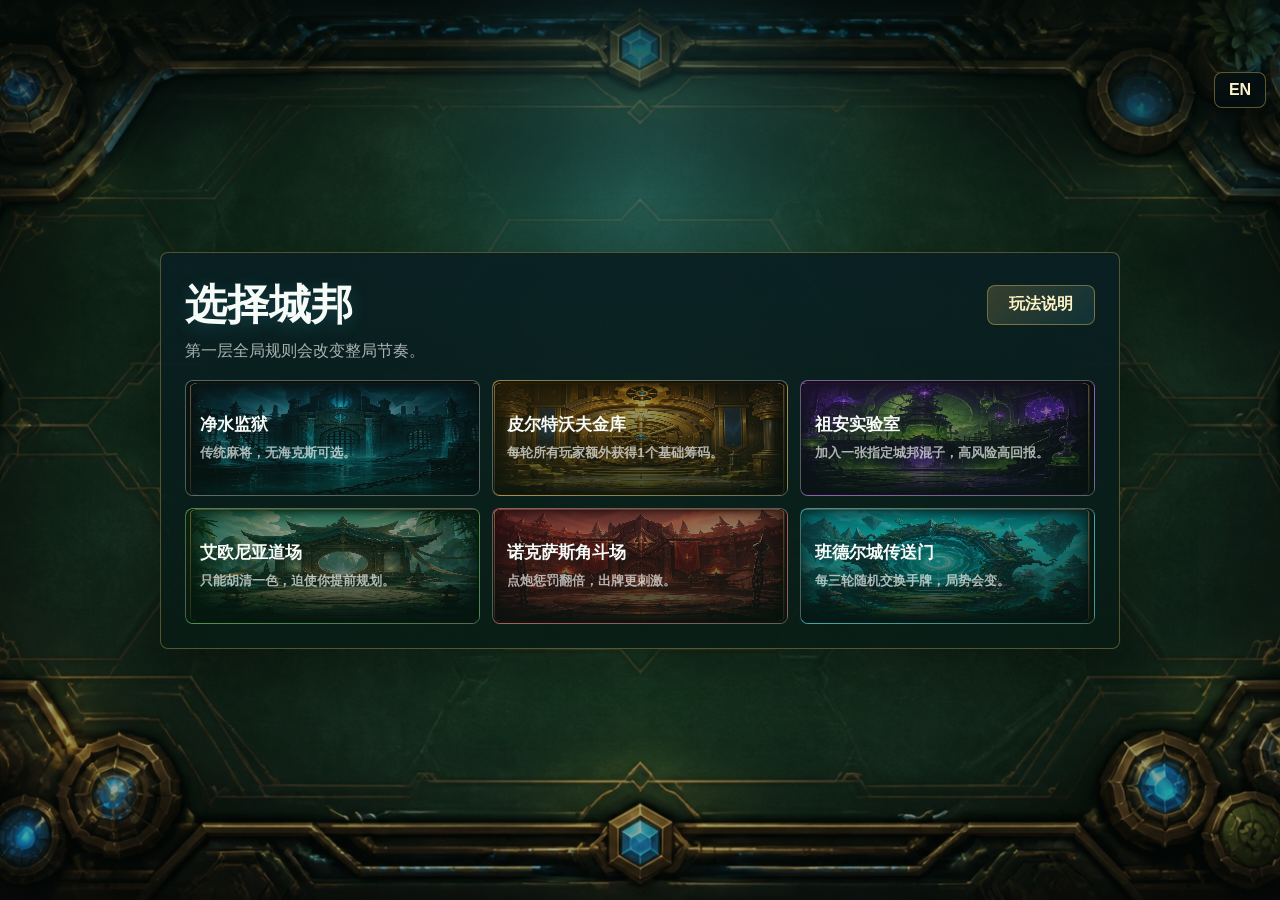
<file: index.html>
<!doctype html>
<html lang="zh-CN">
<head>
  <meta charset="utf-8">
  <meta name="viewport" content="width=device-width, initial-scale=1, viewport-fit=cover, user-scalable=no">
  <meta name="theme-color" content="#145f3d">
  <title>海克斯麻将 H5</title>
  <link rel="stylesheet" href="./styles.css?v=20260608-mobile-landscape">
</head>
<body>
  <main id="app" class="app">
    <canvas id="gameCanvas" aria-label="海克斯麻将牌桌"></canvas>
    <div id="orientationHint" class="orientation-hint" hidden>手机横屏视图</div>
    <button id="languageToggle" class="language-toggle" type="button">EN</button>

    <section id="overlay" class="overlay">
      <div class="panel">
        <div class="panel-heading">
          <h1 id="overlayTitle">选择城邦</h1>
          <button id="manualOpen" class="manual-open" type="button">玩法说明</button>
        </div>
        <p id="overlayHint">每局先确定全局规则，再选择你的海克斯强化。</p>
        <div id="overlayGrid" class="option-grid"></div>
        <button
          id="overlayConfirm"
          class="primary-button hidden"
          type="button"
          onclick="this.setAttribute('data-start-request', String(Date.now()))"
          onpointerup="this.setAttribute('data-start-request', String(Date.now()))"
          ontouchend="this.setAttribute('data-start-request', String(Date.now()))"
        >开始游戏</button>
      </div>
    </section>

    <section id="manualOverlay" class="manual-overlay" hidden>
      <div class="manual-card">
        <div class="manual-header">
          <div>
            <span class="manual-eyebrow">海克斯麻将 H5</span>
            <h2>玩法说明</h2>
          </div>
          <button id="manualClose" class="manual-close" type="button" aria-label="关闭玩法说明">×</button>
        </div>

        <div class="manual-content">
          <section>
            <h3>一局怎么玩</h3>
            <p>先选城邦，再选海克斯。开局后你和 3 名 AI 轮流摸牌、出牌，满足牌型时点击胡牌。第 1、3、6 轮会获得海克斯强化，最多持有 3 个。</p>
          </section>

          <section>
            <h3>牌与操作</h3>
            <ul>
              <li>牌组包含筒、条、万三种花色，每种 1 到 9，每张 4 份。</li>
              <li>混子可以补缺失点数、对子或刻子，会显示具体底牌。</li>
              <li>点击手牌选中，再点同一张即可打出；倒计时结束会自动出牌。</li>
              <li>底部只显示当前可用操作：胡牌、过牌、活力、拆牌、重开。</li>
            </ul>
          </section>

          <section>
            <h3>城邦规则</h3>
            <ul>
              <li>净水监狱：传统规则，无海克斯，适合先熟悉摸打。</li>
              <li>皮尔特沃夫金库：每轮筹码主题，当前保留为强化入口。</li>
              <li>祖安实验室：加入城邦额外混子，成型更快但 AI 也更危险。</li>
              <li>艾欧尼亚道场：只能胡清一色，需要提前规划花色。</li>
              <li>诺克萨斯角斗场：点炮惩罚主题，当前保留为后续结算扩展。</li>
              <li>班德尔城传送门：每 3 轮随机和一名 AI 交换一张手牌。</li>
            </ul>
          </section>

          <section>
            <h3>海克斯强化</h3>
            <ul>
              <li>饼干海克斯：主动，每 3 轮一次，将 3 以上的筒/条拆成两张 1 和一张余数牌。</li>
              <li>混子成双：被动，额外加入一张指定混子牌。</li>
              <li>千丝增幅器、铜墙铁饼、万法归宗：经济型海克斯，立即获得对应花色 3 张牌。</li>
              <li>活力再生：主动，弃两张孤牌换摸两张，冷却 2 轮。</li>
              <li>全能吸血：反应型路线展示，后续会扩展拿牌效果。</li>
            </ul>
          </section>

          <section>
            <h3>胡牌公式</h3>
            <ul>
              <li>AAA=三张一样，ABC=同花色连续三张，XX=对子，J=混子。</li>
              <li>标准理解：4 组牌 + 1 对，例如 AAA + BBB + ABC + ABC + XX。</li>
              <li>七对子：XX + XX + XX + XX + XX + XX + XX。</li>
              <li>四刻成型：AAA + BBB + CCC + DDD，AA + J 可补刻。</li>
              <li>偏门成势：同一花色牌 + J >= 10。</li>
            </ul>
          </section>

          <section>
            <h3>对局提示</h3>
            <ul>
              <li>右上角海克斯徽章可以点击查看详情。</li>
              <li>可拆、将弃、新摸牌会在手牌上高亮。</li>
              <li>底部胶囊提示会展示当前可胡、可拆或活力换牌结果。</li>
              <li>结算会展示最终牌型、分数、触发羁绊和最终手牌。</li>
            </ul>
          </section>
        </div>
      </div>
    </section>

    <section id="resultOverlay" class="result-overlay" hidden>
      <div class="result-burst" aria-hidden="true"></div>
      <div id="resultParticles" class="result-particles" aria-hidden="true"></div>
      <div class="result-card">
        <span id="resultEyebrow" class="result-eyebrow">终局</span>
        <h2 id="resultTitle">胜利</h2>
        <strong id="resultPattern" class="result-pattern">牌型</strong>
        <div id="resultScore" class="result-score">+0</div>
        <div id="resultBinds" class="result-binds"></div>
        <div id="resultTiles" class="result-tiles"></div>
        <div class="result-actions">
          <button id="resultRestart" type="button">再来一局</button>
          <button id="resultClose" type="button">查看牌桌</button>
        </div>
      </div>
    </section>

    <section id="skillDetailOverlay" class="skill-detail-overlay" hidden>
      <div class="skill-detail-card">
        <span id="skillDetailTier" class="skill-detail-tier">海克斯</span>
        <button id="skillDetailClose" class="skill-detail-close" type="button" aria-label="关闭海克斯详情">×</button>
        <div id="skillDetailIcon" class="skill-detail-icon">拆</div>
        <h2 id="skillDetailName">海克斯强化</h2>
        <p id="skillDetailDesc">强化详情</p>
      </div>
    </section>

    <section class="hud">
      <div class="status">
        <span id="stageText" class="stage">1-1 城邦</span>
        <strong id="statusText">选择城邦</strong>
        <span id="subStatusText">城邦 -> 海克斯 -> 羁绊</span>
      </div>
      <div class="round-panel">
        <div class="timer-ring">
          <svg viewBox="0 0 44 44" aria-hidden="true">
            <circle class="timer-bg" cx="22" cy="22" r="18"></circle>
            <circle id="timerFill" class="timer-fill" cx="22" cy="22" r="18"></circle>
          </svg>
          <strong id="timerText">--</strong>
        </div>
        <span id="deckText">牌山 --</span>
      </div>
      <div id="skillBadges" class="badges"></div>
      <div id="augmentTrack" class="augment-track" aria-label="海克斯阶段"></div>
    </section>

    <div id="actionPrompt" class="action-prompt" hidden></div>

    <nav class="actions" aria-label="游戏操作">
      <button type="button" data-action="win"><strong>胡牌</strong><span></span></button>
      <button type="button" data-action="pass"><strong>过牌</strong><span></span></button>
      <button type="button" data-action="vitality"><strong>活力</strong><span></span></button>
      <button type="button" data-action="cookie"><strong>拆牌</strong><span></span></button>
      <button type="button" data-action="restart"><strong>重开</strong><span></span></button>
    </nav>
  </main>

  <script src="./game.js?v=20260608-mobile-landscape"></script>
</body>
</html>
</file>
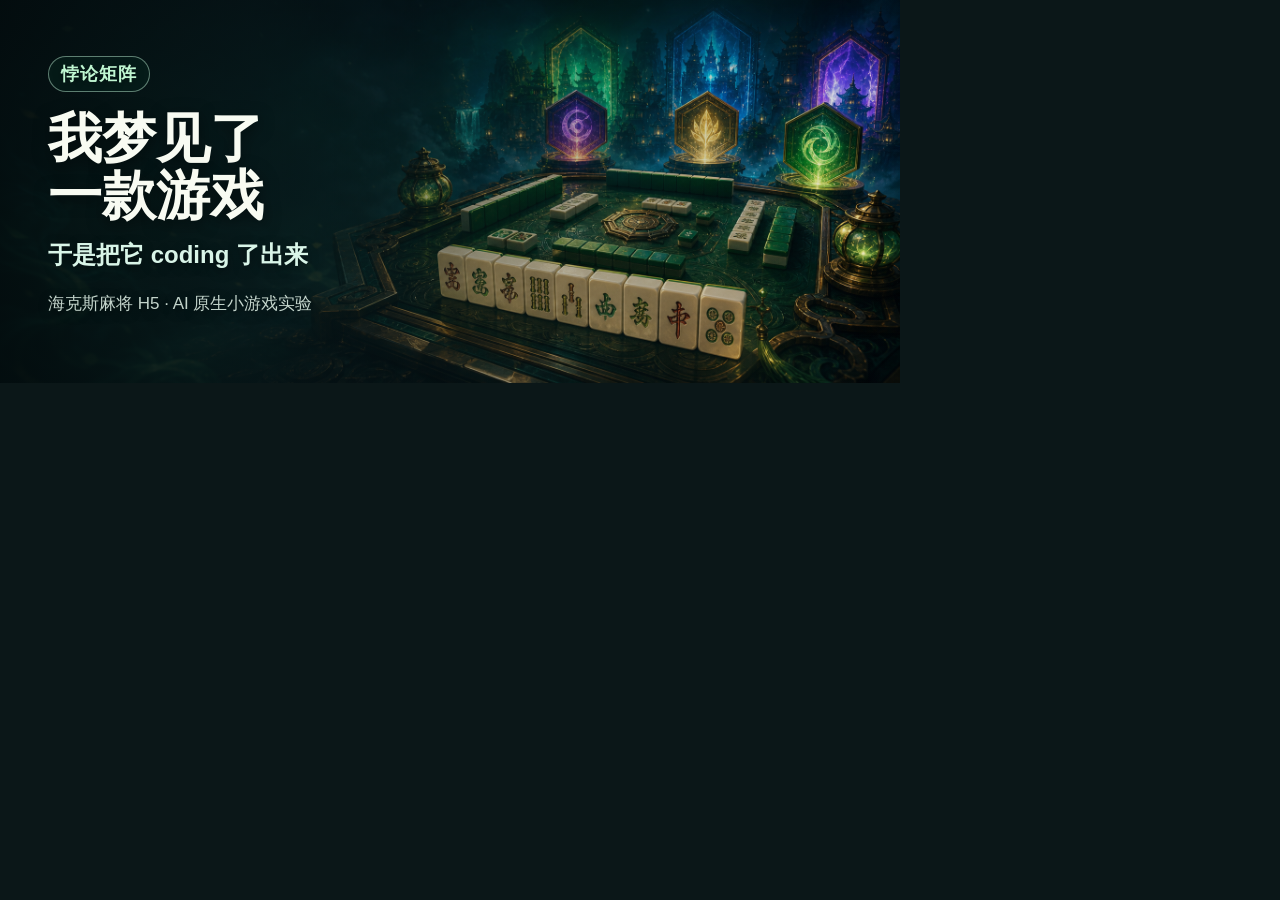
<file: wechat-cover.html>
<!doctype html>
<html lang="zh-CN">
<head>
  <meta charset="utf-8">
  <meta name="viewport" content="width=device-width, initial-scale=1">
  <title>海克斯麻将公众号封面</title>
  <style>
    * {
      box-sizing: border-box;
    }

    body {
      margin: 0;
      background: #0b1718;
      font-family: -apple-system, BlinkMacSystemFont, "PingFang SC", "Microsoft YaHei", Arial, sans-serif;
    }

    .cover {
      position: relative;
      width: 900px;
      height: 383px;
      overflow: hidden;
      color: #f8fbf2;
      background: #0b1718 url("./wechat-article-assets/wechat-cover-bg.png") center / cover no-repeat;
    }

    .cover::before {
      content: "";
      position: absolute;
      inset: 0;
      background:
        linear-gradient(90deg, rgba(3, 12, 14, 0.92) 0%, rgba(6, 19, 22, 0.82) 28%, rgba(9, 24, 27, 0.34) 54%, rgba(9, 24, 27, 0.06) 100%),
        radial-gradient(circle at 14% 50%, rgba(56, 190, 130, 0.22), transparent 34%);
    }

    .content {
      position: relative;
      z-index: 1;
      width: 430px;
      height: 100%;
      padding: 42px 0 36px 48px;
      display: flex;
      flex-direction: column;
      justify-content: center;
    }

    .eyebrow {
      width: fit-content;
      padding: 5px 12px;
      border: 1px solid rgba(202, 250, 224, 0.45);
      border-radius: 999px;
      color: #bff6d1;
      background: rgba(8, 33, 28, 0.62);
      font-size: 18px;
      font-weight: 700;
      letter-spacing: 1px;
      text-shadow: 0 2px 8px rgba(0, 0, 0, 0.35);
    }

    h1 {
      margin: 18px 0 0;
      font-size: 54px;
      line-height: 1.06;
      font-weight: 900;
      letter-spacing: 0;
      text-shadow: 0 4px 16px rgba(0, 0, 0, 0.5);
    }

    .subtitle {
      margin: 15px 0 0;
      color: #d9f5e8;
      font-size: 24px;
      line-height: 1.35;
      font-weight: 700;
      text-shadow: 0 3px 12px rgba(0, 0, 0, 0.45);
    }

    .footer {
      margin-top: 22px;
      color: rgba(238, 255, 244, 0.82);
      font-size: 17px;
      line-height: 1.35;
      text-shadow: 0 3px 12px rgba(0, 0, 0, 0.45);
    }
  </style>
</head>
<body>
  <section class="cover" aria-label="海克斯麻将公众号封面">
    <div class="content">
      <div class="eyebrow">悖论矩阵</div>
      <h1>我梦见了<br>一款游戏</h1>
      <p class="subtitle">于是把它 coding 了出来</p>
      <p class="footer">海克斯麻将 H5 · AI 原生小游戏实验</p>
    </div>
  </section>
</body>
</html>
</file>
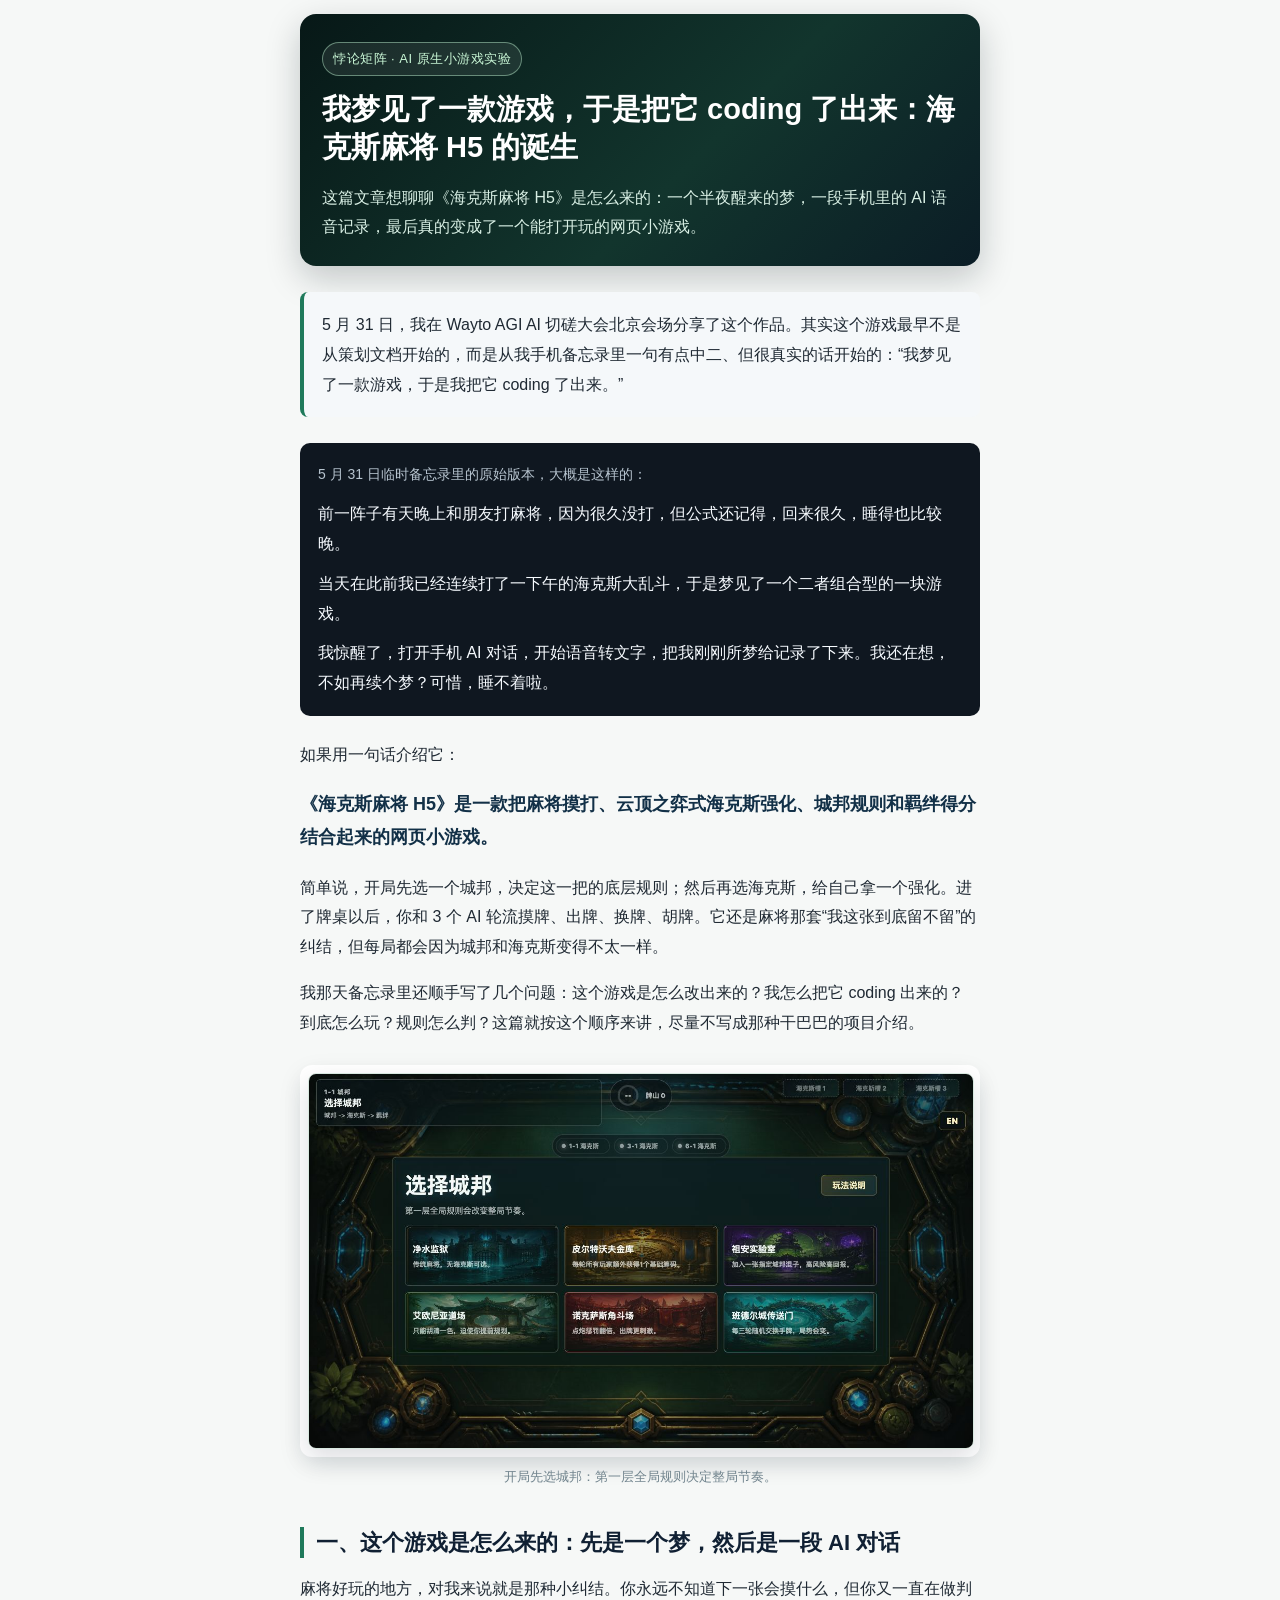
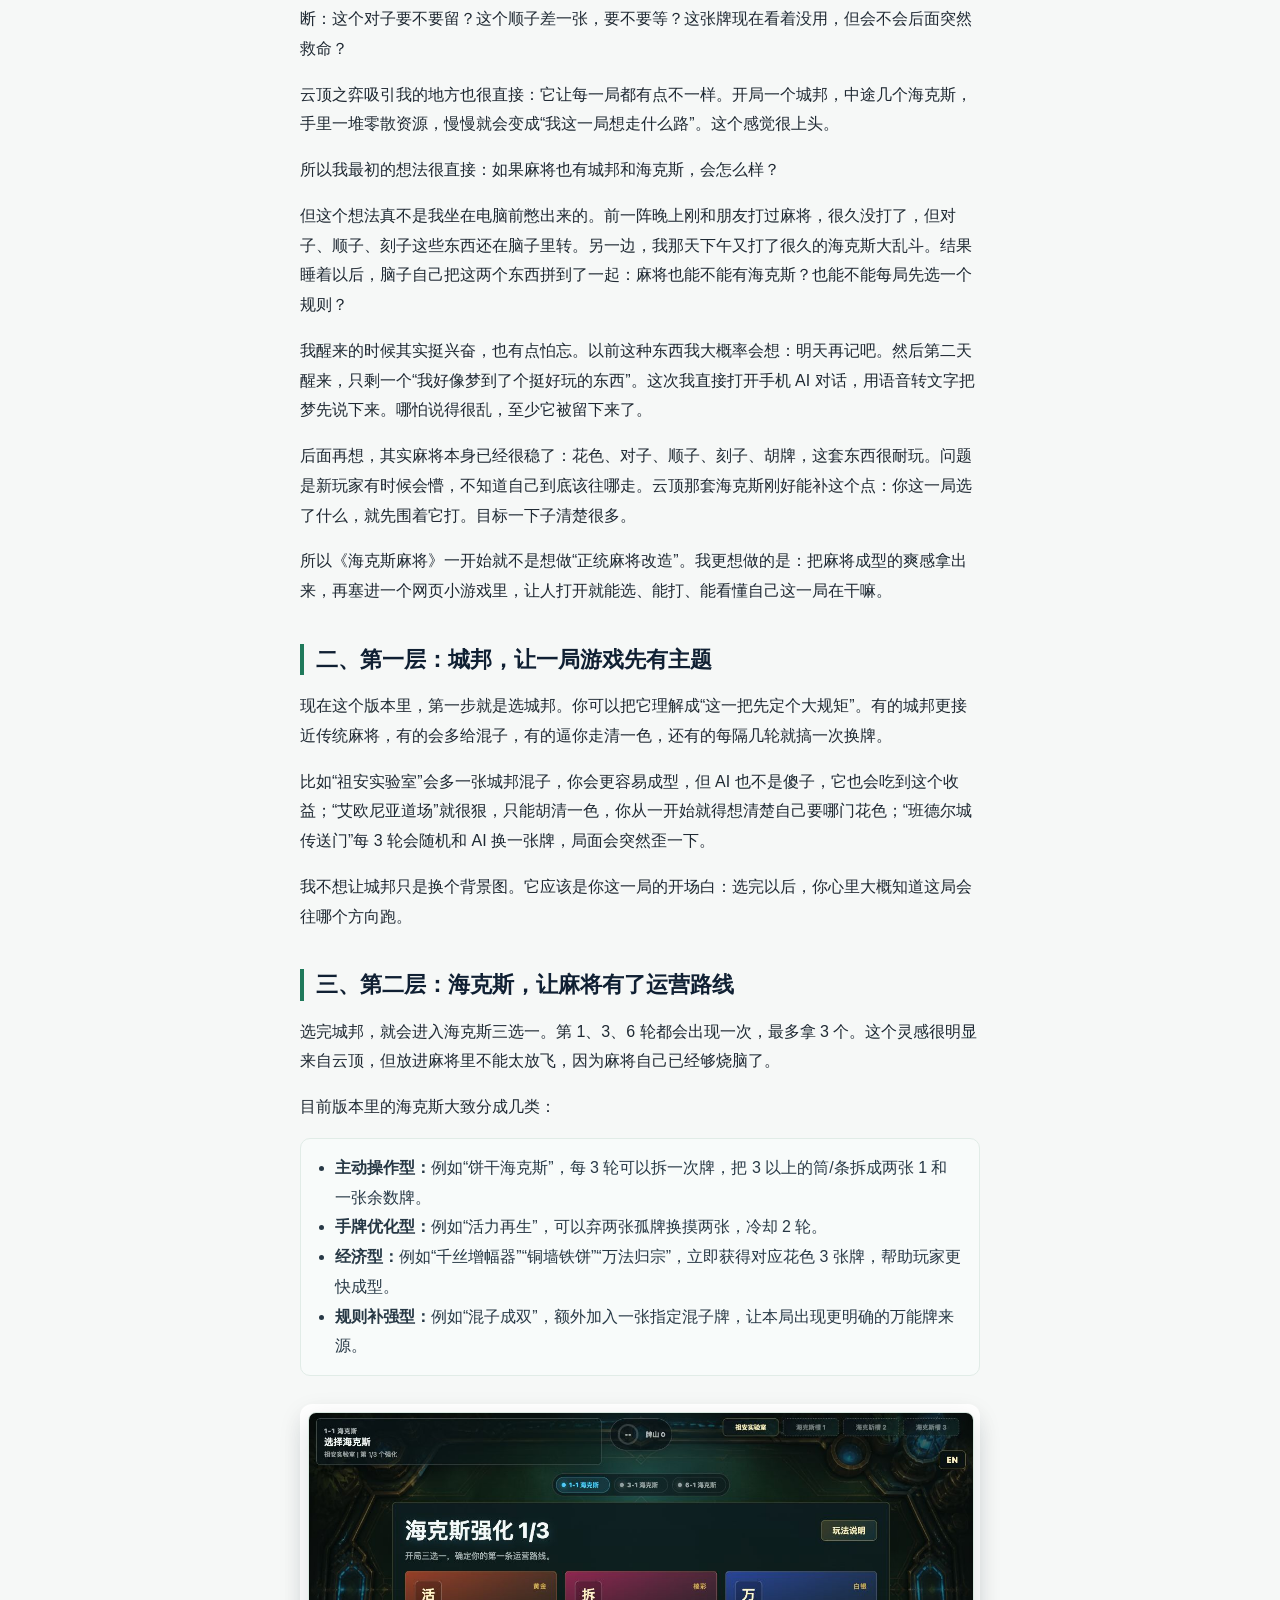
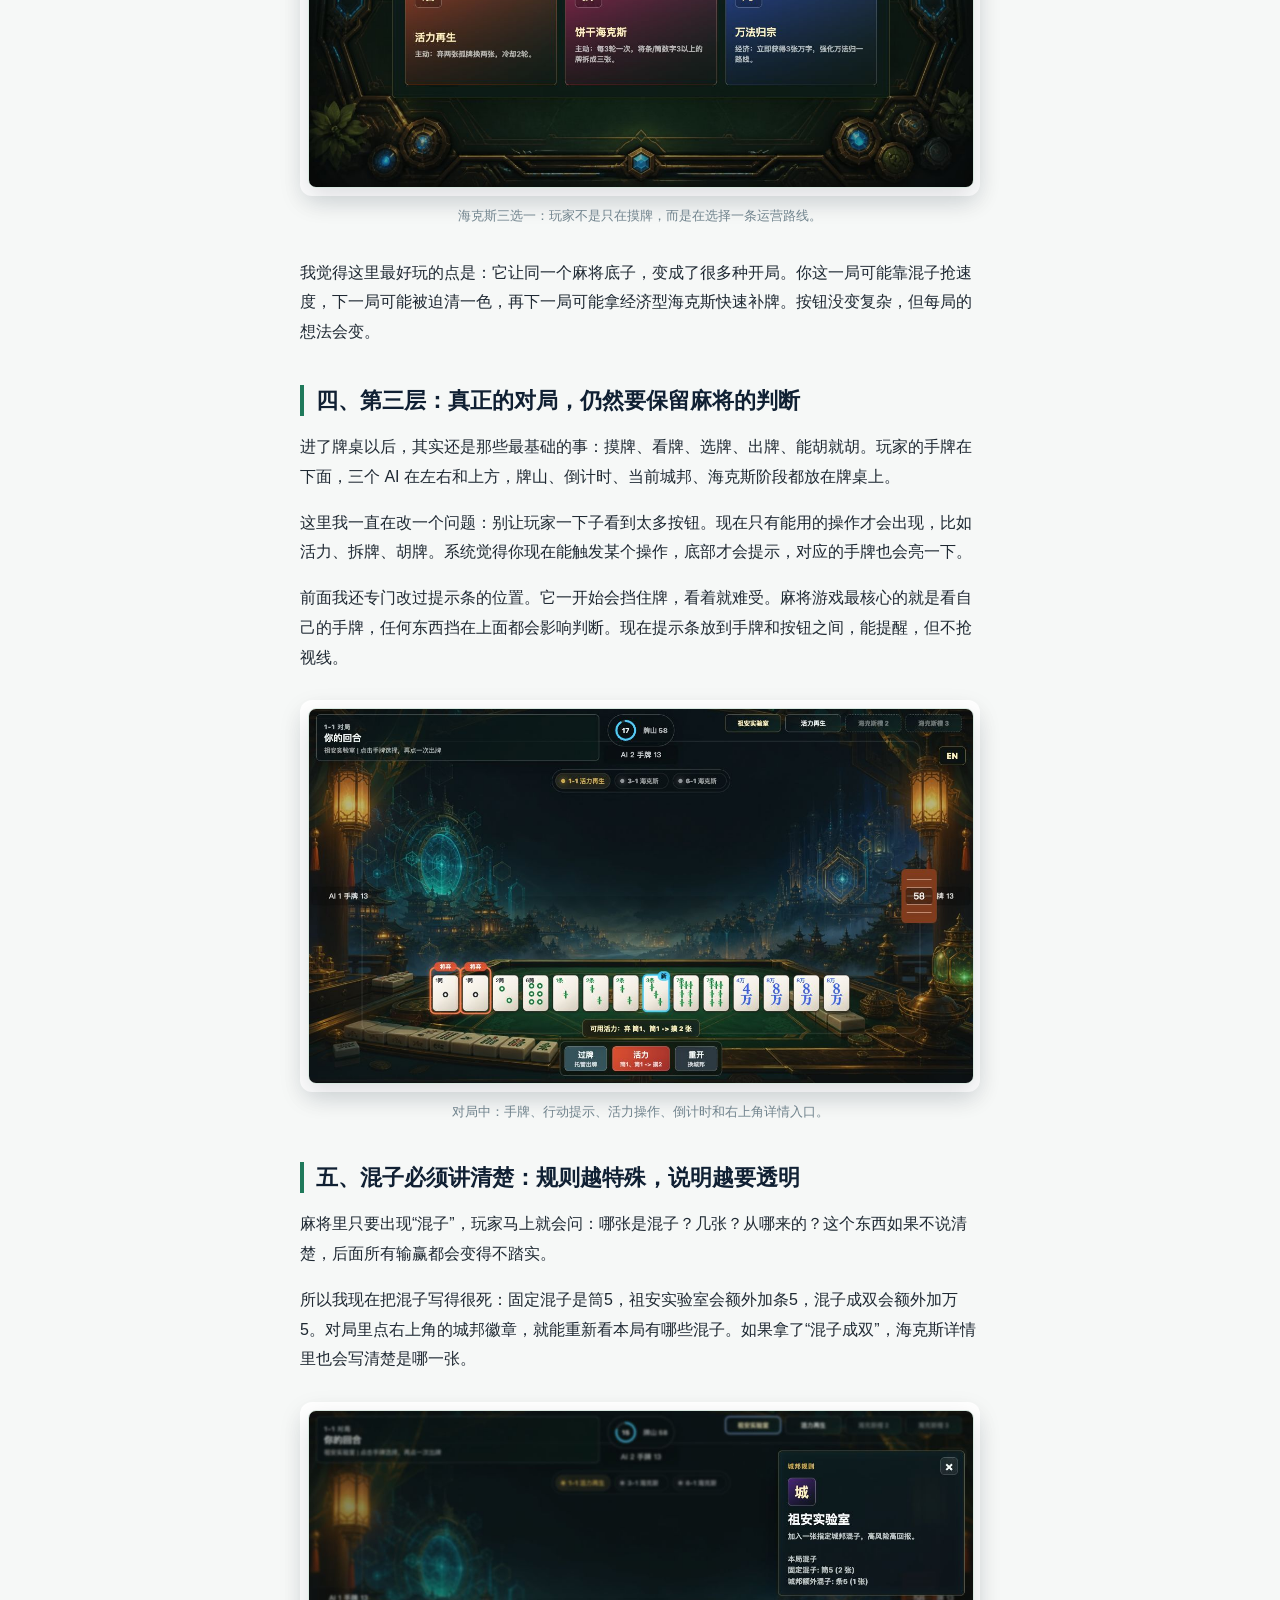
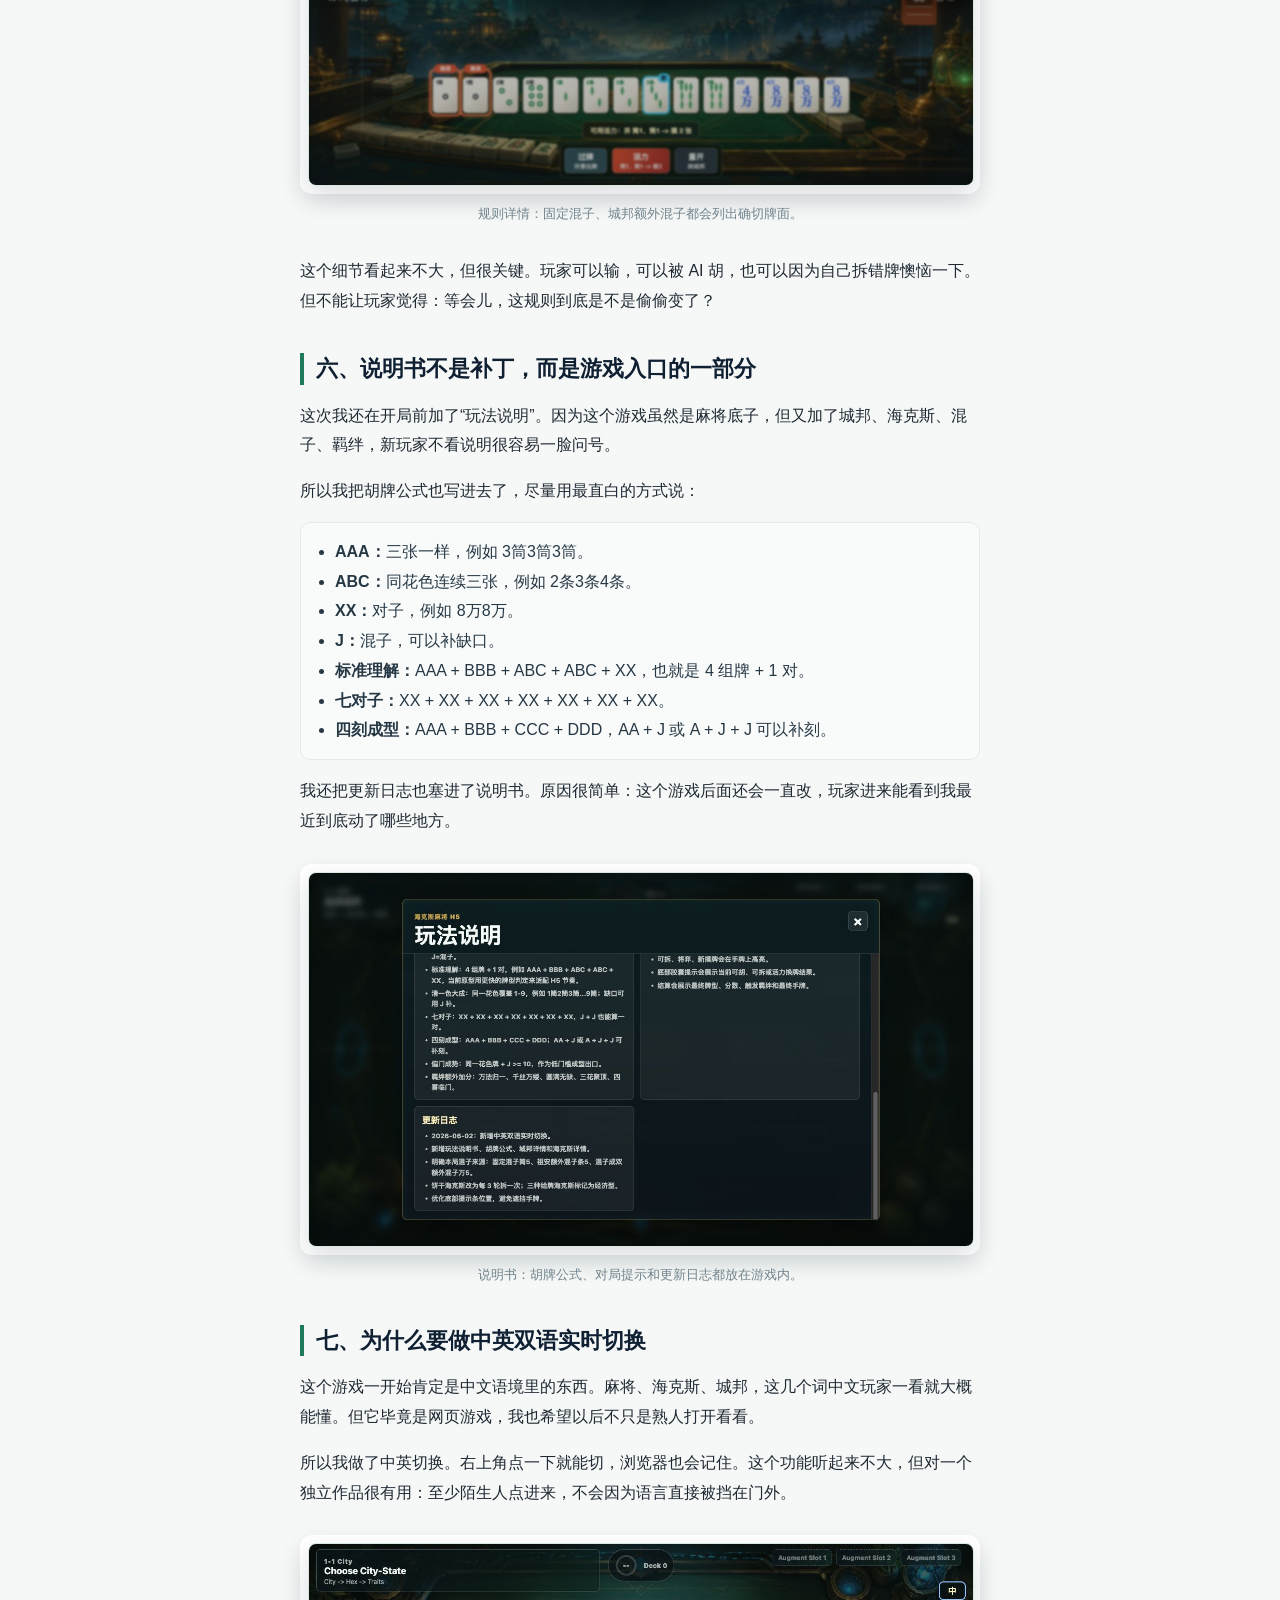
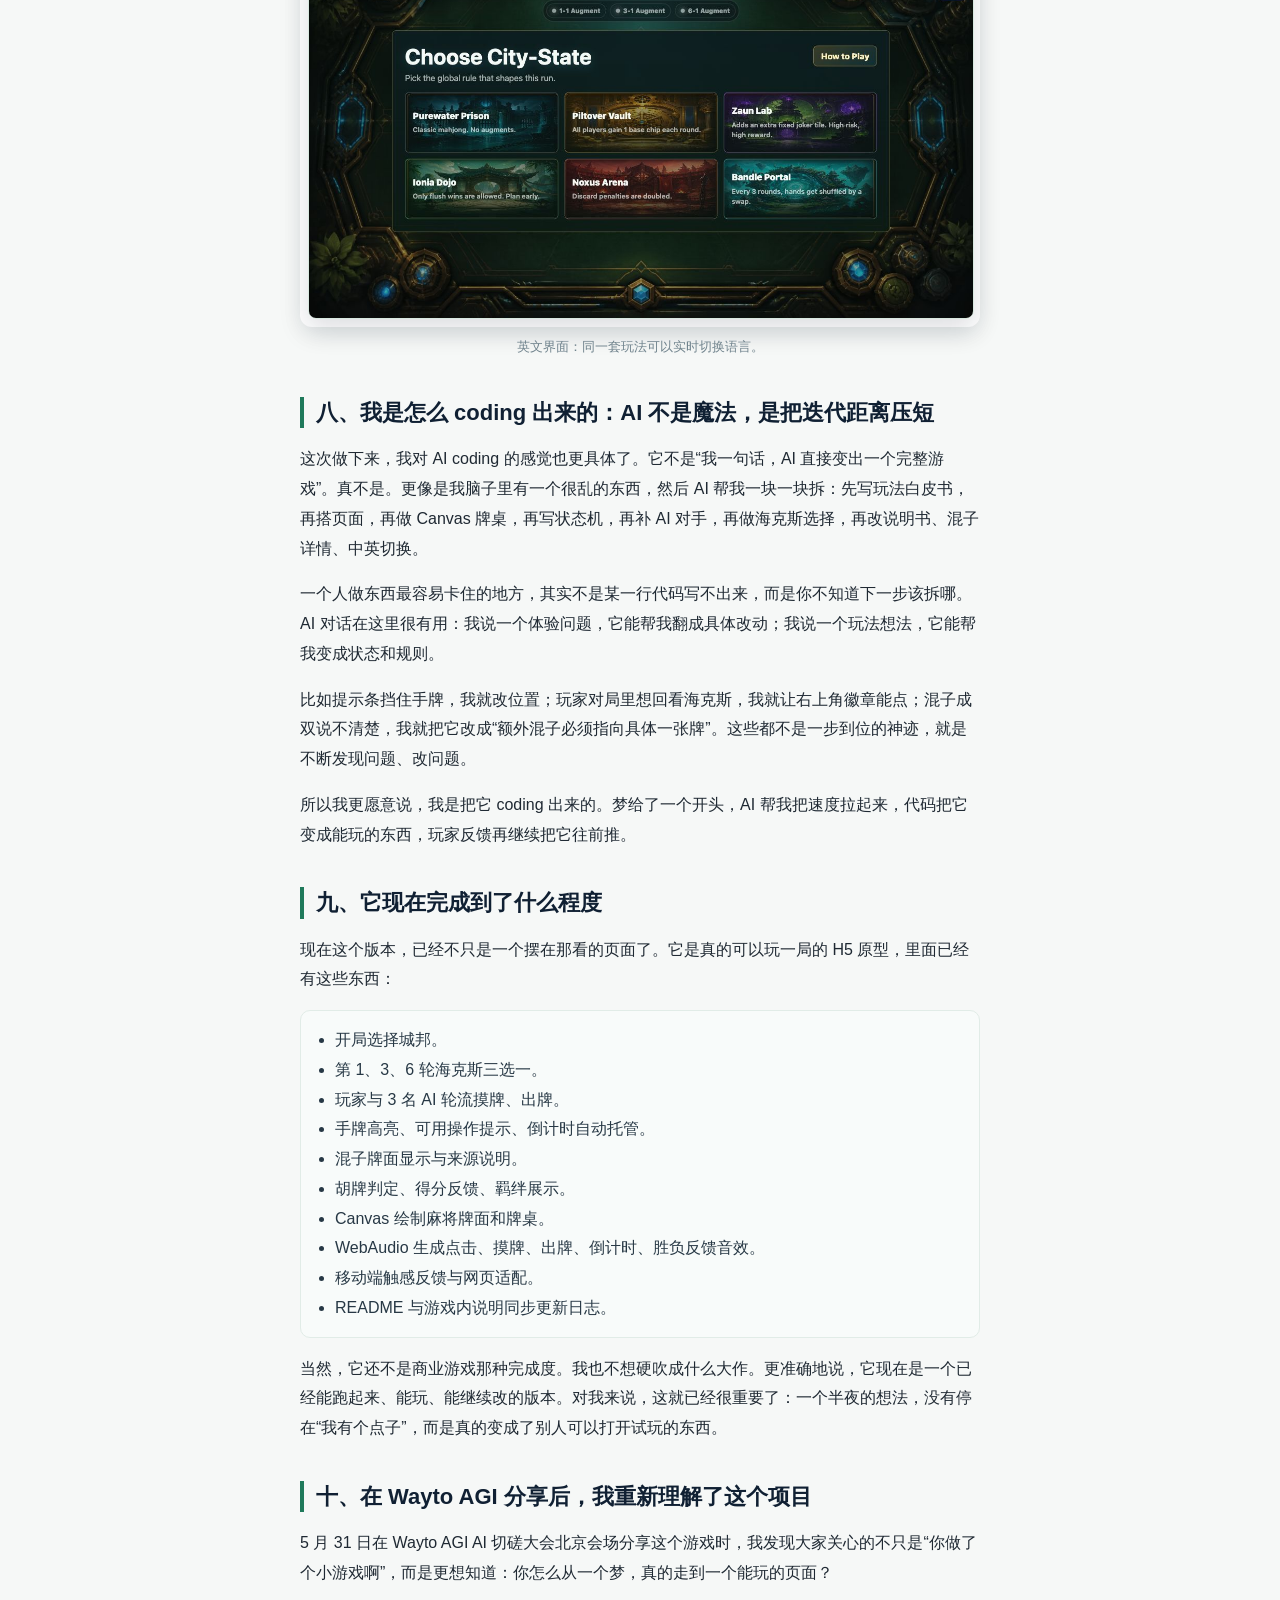
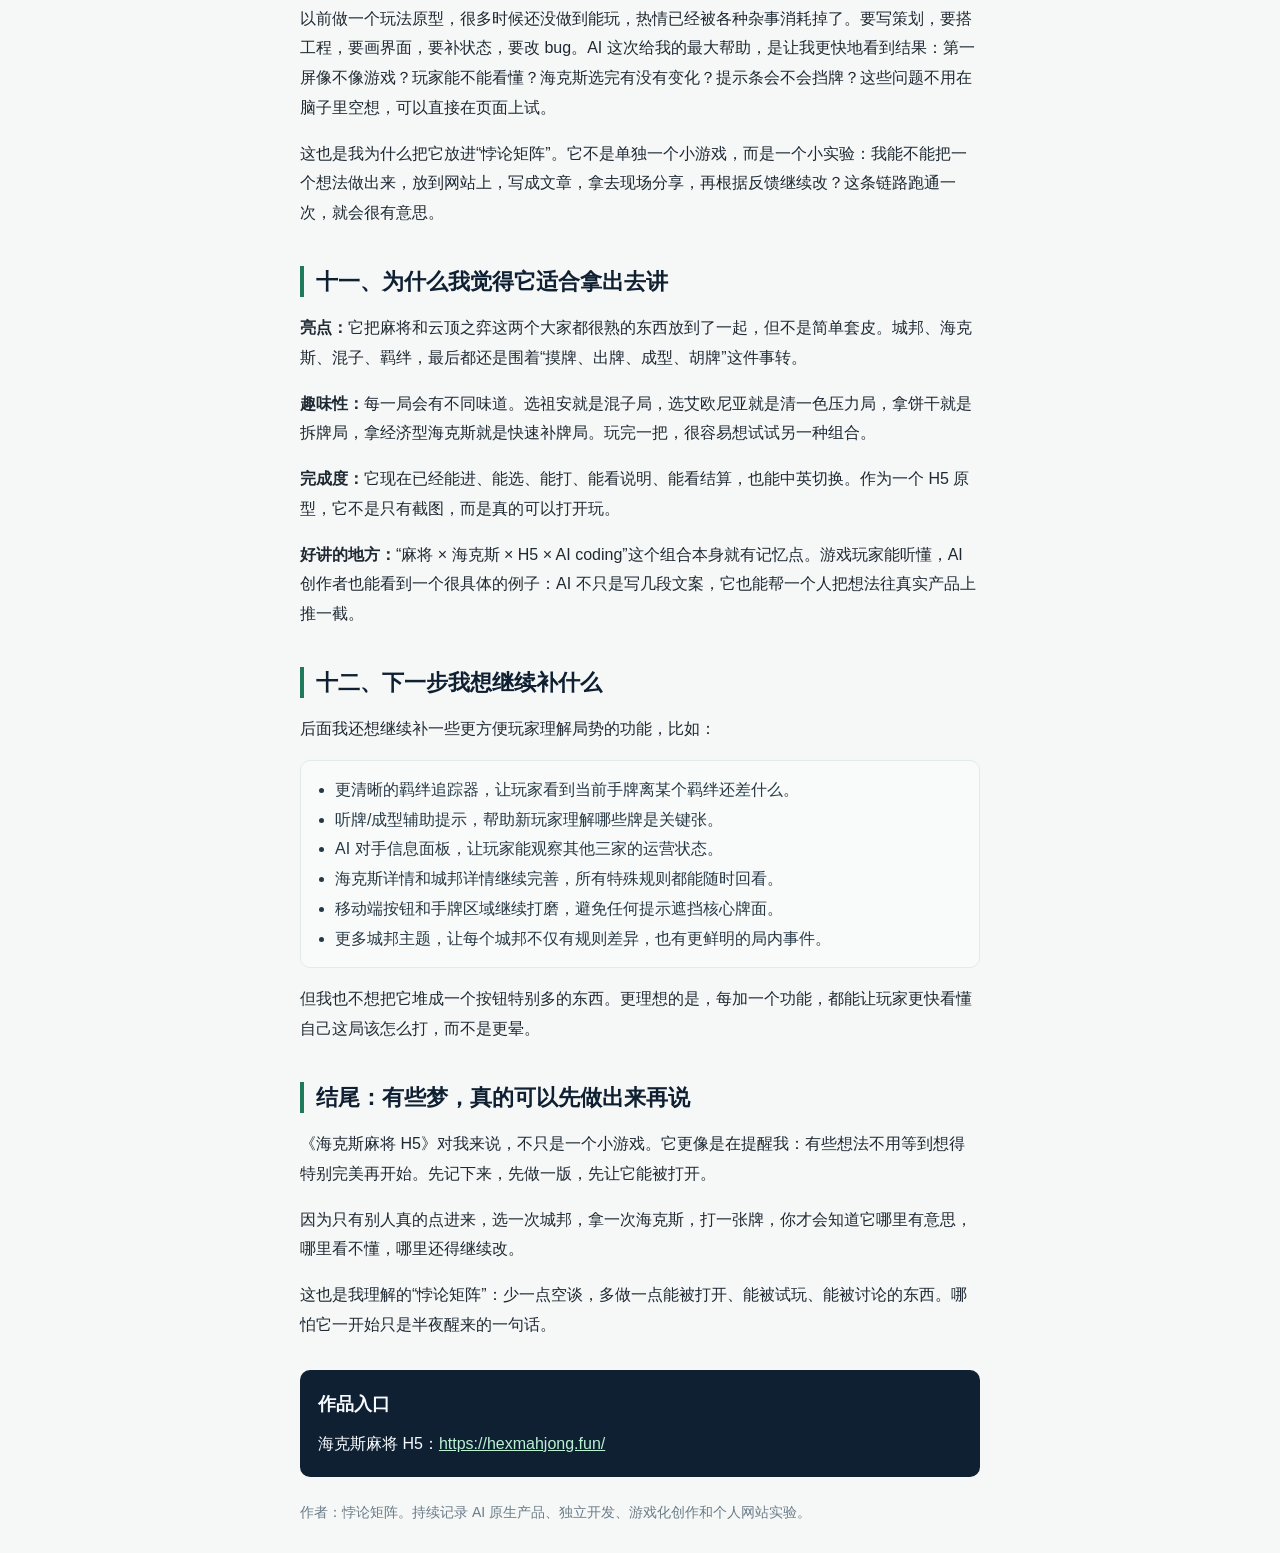
<file: wechat-hexmahjong-article.html>
<!doctype html>
<html lang="zh-CN">
<head>
  <meta charset="utf-8">
  <meta name="viewport" content="width=device-width, initial-scale=1">
  <title>我梦见了一款游戏，于是把它 coding 了出来：海克斯麻将 H5 的诞生</title>
</head>
<body style="margin: 0; background: #f6f8f7;">
<section style="max-width: 680px; margin: 0 auto; padding: 0 14px 28px; color: #1f2933; font-family: -apple-system, BlinkMacSystemFont, 'PingFang SC', 'Microsoft YaHei', Arial, sans-serif; line-height: 1.86; font-size: 16px;">
  <section style="margin: 14px 0 24px; padding: 28px 22px 24px; border-radius: 16px; background: linear-gradient(135deg, #071817 0%, #12352d 58%, #0b1d26 100%); color: #f8fbf2; box-shadow: 0 12px 34px rgba(9, 24, 27, 0.22);">
    <p style="display: inline-block; margin: 0 0 14px; padding: 4px 10px; border: 1px solid rgba(192, 246, 210, 0.45); border-radius: 999px; color: #c9f7d6; background: rgba(255, 255, 255, 0.08); font-size: 13px; letter-spacing: 0.5px;">悖论矩阵 · AI 原生小游戏实验</p>
    <h1 style="margin: 0; color: #ffffff; font-size: 29px; line-height: 1.32; font-weight: 900; letter-spacing: 0;">我梦见了一款游戏，于是把它 coding 了出来：海克斯麻将 H5 的诞生</h1>
    <p style="margin: 16px 0 0; color: #d8efe4;">这篇文章想聊聊《海克斯麻将 H5》是怎么来的：一个半夜醒来的梦，一段手机里的 AI 语音记录，最后真的变成了一个能打开玩的网页小游戏。</p>
  </section>

  <section style="margin: 26px 0; padding: 18px 18px; background: #f5f8fa; border-left: 4px solid #1f7a5b; border-radius: 8px;">
    <p style="margin: 0;">5 月 31 日，我在 Wayto AGI AI 切磋大会北京会场分享了这个作品。其实这个游戏最早不是从策划文档开始的，而是从我手机备忘录里一句有点中二、但很真实的话开始的：“我梦见了一款游戏，于是我把它 coding 了出来。”</p>
  </section>

  <section style="margin: 24px 0; padding: 18px; background: #0f1720; color: #f7fbff; border-radius: 10px;">
    <p style="margin: 0 0 12px; color: #b7c4cf; font-size: 14px;">5 月 31 日临时备忘录里的原始版本，大概是这样的：</p>
    <p style="margin: 0 0 10px;">前一阵子有天晚上和朋友打麻将，因为很久没打，但公式还记得，回来很久，睡得也比较晚。</p>
    <p style="margin: 0 0 10px;">当天在此前我已经连续打了一下午的海克斯大乱斗，于是梦见了一个二者组合型的一块游戏。</p>
    <p style="margin: 0;">我惊醒了，打开手机 AI 对话，开始语音转文字，把我刚刚所梦给记录了下来。我还在想，不如再续个梦？可惜，睡不着啦。</p>
  </section>

  <p>如果用一句话介绍它：</p>
  <p style="font-size: 18px; font-weight: 700; color: #123047;">《海克斯麻将 H5》是一款把麻将摸打、云顶之弈式海克斯强化、城邦规则和羁绊得分结合起来的网页小游戏。</p>

  <p>简单说，开局先选一个城邦，决定这一把的底层规则；然后再选海克斯，给自己拿一个强化。进了牌桌以后，你和 3 个 AI 轮流摸牌、出牌、换牌、胡牌。它还是麻将那套“我这张到底留不留”的纠结，但每局都会因为城邦和海克斯变得不太一样。</p>

  <p>我那天备忘录里还顺手写了几个问题：这个游戏是怎么改出来的？我怎么把它 coding 出来的？到底怎么玩？规则怎么判？这篇就按这个顺序来讲，尽量不写成那种干巴巴的项目介绍。</p>

  <p style="text-align: center; margin: 28px 0 8px; padding: 8px; background: #ffffff; border-radius: 12px; box-shadow: 0 8px 24px rgba(16, 32, 51, 0.08);">
    <img src="wechat-article-assets/01-city-selection.png" alt="海克斯麻将城邦选择界面" style="display: block; width: 100%; border-radius: 8px; border: 1px solid #d8e8e0; box-shadow: 0 10px 26px rgba(15, 23, 42, 0.14);" />
  </p>
  <p style="margin: 0 0 30px; color: #70838d; font-size: 13px; text-align: center;">开局先选城邦：第一层全局规则决定整局节奏。</p>

  <h2 style="margin: 38px 0 16px; padding: 0 0 0 12px; border-left: 4px solid #1f7a5b; color: #102033; font-size: 22px; line-height: 1.42; font-weight: 850;">一、这个游戏是怎么来的：先是一个梦，然后是一段 AI 对话</h2>

  <p>麻将好玩的地方，对我来说就是那种小纠结。你永远不知道下一张会摸什么，但你又一直在做判断：这个对子要不要留？这个顺子差一张，要不要等？这张牌现在看着没用，但会不会后面突然救命？</p>

  <p>云顶之弈吸引我的地方也很直接：它让每一局都有点不一样。开局一个城邦，中途几个海克斯，手里一堆零散资源，慢慢就会变成“我这一局想走什么路”。这个感觉很上头。</p>

  <p>所以我最初的想法很直接：如果麻将也有城邦和海克斯，会怎么样？</p>

  <p>但这个想法真不是我坐在电脑前憋出来的。前一阵晚上刚和朋友打过麻将，很久没打了，但对子、顺子、刻子这些东西还在脑子里转。另一边，我那天下午又打了很久的海克斯大乱斗。结果睡着以后，脑子自己把这两个东西拼到了一起：麻将也能不能有海克斯？也能不能每局先选一个规则？</p>

  <p>我醒来的时候其实挺兴奋，也有点怕忘。以前这种东西我大概率会想：明天再记吧。然后第二天醒来，只剩一个“我好像梦到了个挺好玩的东西”。这次我直接打开手机 AI 对话，用语音转文字把梦先说下来。哪怕说得很乱，至少它被留下来了。</p>

  <p>后面再想，其实麻将本身已经很稳了：花色、对子、顺子、刻子、胡牌，这套东西很耐玩。问题是新玩家有时候会懵，不知道自己到底该往哪走。云顶那套海克斯刚好能补这个点：你这一局选了什么，就先围着它打。目标一下子清楚很多。</p>

  <p>所以《海克斯麻将》一开始就不是想做“正统麻将改造”。我更想做的是：把麻将成型的爽感拿出来，再塞进一个网页小游戏里，让人打开就能选、能打、能看懂自己这一局在干嘛。</p>

  <h2 style="margin: 38px 0 16px; padding: 0 0 0 12px; border-left: 4px solid #1f7a5b; color: #102033; font-size: 22px; line-height: 1.42; font-weight: 850;">二、第一层：城邦，让一局游戏先有主题</h2>

  <p>现在这个版本里，第一步就是选城邦。你可以把它理解成“这一把先定个大规矩”。有的城邦更接近传统麻将，有的会多给混子，有的逼你走清一色，还有的每隔几轮就搞一次换牌。</p>

  <p>比如“祖安实验室”会多一张城邦混子，你会更容易成型，但 AI 也不是傻子，它也会吃到这个收益；“艾欧尼亚道场”就很狠，只能胡清一色，你从一开始就得想清楚自己要哪门花色；“班德尔城传送门”每 3 轮会随机和 AI 换一张牌，局面会突然歪一下。</p>

  <p>我不想让城邦只是换个背景图。它应该是你这一局的开场白：选完以后，你心里大概知道这局会往哪个方向跑。</p>

  <h2 style="margin: 38px 0 16px; padding: 0 0 0 12px; border-left: 4px solid #1f7a5b; color: #102033; font-size: 22px; line-height: 1.42; font-weight: 850;">三、第二层：海克斯，让麻将有了运营路线</h2>

  <p>选完城邦，就会进入海克斯三选一。第 1、3、6 轮都会出现一次，最多拿 3 个。这个灵感很明显来自云顶，但放进麻将里不能太放飞，因为麻将自己已经够烧脑了。</p>

  <p>目前版本里的海克斯大致分成几类：</p>

  <ul style="padding: 14px 18px 14px 34px; margin: 16px 0; background: #f8fbfa; border: 1px solid #e1ece7; border-radius: 10px; color: #273845;">
    <li><strong>主动操作型：</strong>例如“饼干海克斯”，每 3 轮可以拆一次牌，把 3 以上的筒/条拆成两张 1 和一张余数牌。</li>
    <li><strong>手牌优化型：</strong>例如“活力再生”，可以弃两张孤牌换摸两张，冷却 2 轮。</li>
    <li><strong>经济型：</strong>例如“千丝增幅器”“铜墙铁饼”“万法归宗”，立即获得对应花色 3 张牌，帮助玩家更快成型。</li>
    <li><strong>规则补强型：</strong>例如“混子成双”，额外加入一张指定混子牌，让本局出现更明确的万能牌来源。</li>
  </ul>

  <p style="text-align: center; margin: 28px 0 8px; padding: 8px; background: #ffffff; border-radius: 12px; box-shadow: 0 8px 24px rgba(16, 32, 51, 0.08);">
    <img src="wechat-article-assets/03-augment-selection.png" alt="海克斯麻将海克斯选择界面" style="display: block; width: 100%; border-radius: 8px; border: 1px solid #d8e8e0; box-shadow: 0 10px 26px rgba(15, 23, 42, 0.14);" />
  </p>
  <p style="margin: 0 0 30px; color: #70838d; font-size: 13px; text-align: center;">海克斯三选一：玩家不是只在摸牌，而是在选择一条运营路线。</p>

  <p>我觉得这里最好玩的点是：它让同一个麻将底子，变成了很多种开局。你这一局可能靠混子抢速度，下一局可能被迫清一色，再下一局可能拿经济型海克斯快速补牌。按钮没变复杂，但每局的想法会变。</p>

  <h2 style="margin: 38px 0 16px; padding: 0 0 0 12px; border-left: 4px solid #1f7a5b; color: #102033; font-size: 22px; line-height: 1.42; font-weight: 850;">四、第三层：真正的对局，仍然要保留麻将的判断</h2>

  <p>进了牌桌以后，其实还是那些最基础的事：摸牌、看牌、选牌、出牌、能胡就胡。玩家的手牌在下面，三个 AI 在左右和上方，牌山、倒计时、当前城邦、海克斯阶段都放在牌桌上。</p>

  <p>这里我一直在改一个问题：别让玩家一下子看到太多按钮。现在只有能用的操作才会出现，比如活力、拆牌、胡牌。系统觉得你现在能触发某个操作，底部才会提示，对应的手牌也会亮一下。</p>

  <p>前面我还专门改过提示条的位置。它一开始会挡住牌，看着就难受。麻将游戏最核心的就是看自己的手牌，任何东西挡在上面都会影响判断。现在提示条放到手牌和按钮之间，能提醒，但不抢视线。</p>

  <p style="text-align: center; margin: 28px 0 8px; padding: 8px; background: #ffffff; border-radius: 12px; box-shadow: 0 8px 24px rgba(16, 32, 51, 0.08);">
    <img src="wechat-article-assets/04-gameplay-table.png" alt="海克斯麻将对局界面" style="display: block; width: 100%; border-radius: 8px; border: 1px solid #d8e8e0; box-shadow: 0 10px 26px rgba(15, 23, 42, 0.14);" />
  </p>
  <p style="margin: 0 0 30px; color: #70838d; font-size: 13px; text-align: center;">对局中：手牌、行动提示、活力操作、倒计时和右上角详情入口。</p>

  <h2 style="margin: 38px 0 16px; padding: 0 0 0 12px; border-left: 4px solid #1f7a5b; color: #102033; font-size: 22px; line-height: 1.42; font-weight: 850;">五、混子必须讲清楚：规则越特殊，说明越要透明</h2>

  <p>麻将里只要出现“混子”，玩家马上就会问：哪张是混子？几张？从哪来的？这个东西如果不说清楚，后面所有输赢都会变得不踏实。</p>

  <p>所以我现在把混子写得很死：固定混子是筒5，祖安实验室会额外加条5，混子成双会额外加万5。对局里点右上角的城邦徽章，就能重新看本局有哪些混子。如果拿了“混子成双”，海克斯详情里也会写清楚是哪一张。</p>

  <p style="text-align: center; margin: 28px 0 8px; padding: 8px; background: #ffffff; border-radius: 12px; box-shadow: 0 8px 24px rgba(16, 32, 51, 0.08);">
    <img src="wechat-article-assets/05-joker-detail.png" alt="海克斯麻将混子详情" style="display: block; width: 100%; border-radius: 8px; border: 1px solid #d8e8e0; box-shadow: 0 10px 26px rgba(15, 23, 42, 0.14);" />
  </p>
  <p style="margin: 0 0 30px; color: #70838d; font-size: 13px; text-align: center;">规则详情：固定混子、城邦额外混子都会列出确切牌面。</p>

  <p>这个细节看起来不大，但很关键。玩家可以输，可以被 AI 胡，也可以因为自己拆错牌懊恼一下。但不能让玩家觉得：等会儿，这规则到底是不是偷偷变了？</p>

  <h2 style="margin: 38px 0 16px; padding: 0 0 0 12px; border-left: 4px solid #1f7a5b; color: #102033; font-size: 22px; line-height: 1.42; font-weight: 850;">六、说明书不是补丁，而是游戏入口的一部分</h2>

  <p>这次我还在开局前加了“玩法说明”。因为这个游戏虽然是麻将底子，但又加了城邦、海克斯、混子、羁绊，新玩家不看说明很容易一脸问号。</p>

  <p>所以我把胡牌公式也写进去了，尽量用最直白的方式说：</p>

  <ul style="padding: 14px 18px 14px 34px; margin: 16px 0; background: #f8fbfa; border: 1px solid #e1ece7; border-radius: 10px; color: #273845;">
    <li><strong>AAA：</strong>三张一样，例如 3筒3筒3筒。</li>
    <li><strong>ABC：</strong>同花色连续三张，例如 2条3条4条。</li>
    <li><strong>XX：</strong>对子，例如 8万8万。</li>
    <li><strong>J：</strong>混子，可以补缺口。</li>
    <li><strong>标准理解：</strong>AAA + BBB + ABC + ABC + XX，也就是 4 组牌 + 1 对。</li>
    <li><strong>七对子：</strong>XX + XX + XX + XX + XX + XX + XX。</li>
    <li><strong>四刻成型：</strong>AAA + BBB + CCC + DDD，AA + J 或 A + J + J 可以补刻。</li>
  </ul>

  <p>我还把更新日志也塞进了说明书。原因很简单：这个游戏后面还会一直改，玩家进来能看到我最近到底动了哪些地方。</p>

  <p style="text-align: center; margin: 28px 0 8px; padding: 8px; background: #ffffff; border-radius: 12px; box-shadow: 0 8px 24px rgba(16, 32, 51, 0.08);">
    <img src="wechat-article-assets/02-manual-formulas.png" alt="海克斯麻将玩法说明和胡牌公式" style="display: block; width: 100%; border-radius: 8px; border: 1px solid #d8e8e0; box-shadow: 0 10px 26px rgba(15, 23, 42, 0.14);" />
  </p>
  <p style="margin: 0 0 30px; color: #70838d; font-size: 13px; text-align: center;">说明书：胡牌公式、对局提示和更新日志都放在游戏内。</p>

  <h2 style="margin: 38px 0 16px; padding: 0 0 0 12px; border-left: 4px solid #1f7a5b; color: #102033; font-size: 22px; line-height: 1.42; font-weight: 850;">七、为什么要做中英双语实时切换</h2>

  <p>这个游戏一开始肯定是中文语境里的东西。麻将、海克斯、城邦，这几个词中文玩家一看就大概能懂。但它毕竟是网页游戏，我也希望以后不只是熟人打开看看。</p>

  <p>所以我做了中英切换。右上角点一下就能切，浏览器也会记住。这个功能听起来不大，但对一个独立作品很有用：至少陌生人点进来，不会因为语言直接被挡在门外。</p>

  <p style="text-align: center; margin: 28px 0 8px; padding: 8px; background: #ffffff; border-radius: 12px; box-shadow: 0 8px 24px rgba(16, 32, 51, 0.08);">
    <img src="wechat-article-assets/06-english-toggle.png" alt="海克斯麻将英文界面" style="display: block; width: 100%; border-radius: 8px; border: 1px solid #d8e8e0; box-shadow: 0 10px 26px rgba(15, 23, 42, 0.14);" />
  </p>
  <p style="margin: 0 0 30px; color: #70838d; font-size: 13px; text-align: center;">英文界面：同一套玩法可以实时切换语言。</p>

  <h2 style="margin: 38px 0 16px; padding: 0 0 0 12px; border-left: 4px solid #1f7a5b; color: #102033; font-size: 22px; line-height: 1.42; font-weight: 850;">八、我是怎么 coding 出来的：AI 不是魔法，是把迭代距离压短</h2>

  <p>这次做下来，我对 AI coding 的感觉也更具体了。它不是“我一句话，AI 直接变出一个完整游戏”。真不是。更像是我脑子里有一个很乱的东西，然后 AI 帮我一块一块拆：先写玩法白皮书，再搭页面，再做 Canvas 牌桌，再写状态机，再补 AI 对手，再做海克斯选择，再改说明书、混子详情、中英切换。</p>

  <p>一个人做东西最容易卡住的地方，其实不是某一行代码写不出来，而是你不知道下一步该拆哪。AI 对话在这里很有用：我说一个体验问题，它能帮我翻成具体改动；我说一个玩法想法，它能帮我变成状态和规则。</p>

  <p>比如提示条挡住手牌，我就改位置；玩家对局里想回看海克斯，我就让右上角徽章能点；混子成双说不清楚，我就把它改成“额外混子必须指向具体一张牌”。这些都不是一步到位的神迹，就是不断发现问题、改问题。</p>

  <p>所以我更愿意说，我是把它 coding 出来的。梦给了一个开头，AI 帮我把速度拉起来，代码把它变成能玩的东西，玩家反馈再继续把它往前推。</p>

  <h2 style="margin: 38px 0 16px; padding: 0 0 0 12px; border-left: 4px solid #1f7a5b; color: #102033; font-size: 22px; line-height: 1.42; font-weight: 850;">九、它现在完成到了什么程度</h2>

  <p>现在这个版本，已经不只是一个摆在那看的页面了。它是真的可以玩一局的 H5 原型，里面已经有这些东西：</p>

  <ul style="padding: 14px 18px 14px 34px; margin: 16px 0; background: #f8fbfa; border: 1px solid #e1ece7; border-radius: 10px; color: #273845;">
    <li>开局选择城邦。</li>
    <li>第 1、3、6 轮海克斯三选一。</li>
    <li>玩家与 3 名 AI 轮流摸牌、出牌。</li>
    <li>手牌高亮、可用操作提示、倒计时自动托管。</li>
    <li>混子牌面显示与来源说明。</li>
    <li>胡牌判定、得分反馈、羁绊展示。</li>
    <li>Canvas 绘制麻将牌面和牌桌。</li>
    <li>WebAudio 生成点击、摸牌、出牌、倒计时、胜负反馈音效。</li>
    <li>移动端触感反馈与网页适配。</li>
    <li>README 与游戏内说明同步更新日志。</li>
  </ul>

  <p>当然，它还不是商业游戏那种完成度。我也不想硬吹成什么大作。更准确地说，它现在是一个已经能跑起来、能玩、能继续改的版本。对我来说，这就已经很重要了：一个半夜的想法，没有停在“我有个点子”，而是真的变成了别人可以打开试玩的东西。</p>

  <h2 style="margin: 38px 0 16px; padding: 0 0 0 12px; border-left: 4px solid #1f7a5b; color: #102033; font-size: 22px; line-height: 1.42; font-weight: 850;">十、在 Wayto AGI 分享后，我重新理解了这个项目</h2>

  <p>5 月 31 日在 Wayto AGI AI 切磋大会北京会场分享这个游戏时，我发现大家关心的不只是“你做了个小游戏啊”，而是更想知道：你怎么从一个梦，真的走到一个能玩的页面？</p>

  <p>以前做一个玩法原型，很多时候还没做到能玩，热情已经被各种杂事消耗掉了。要写策划，要搭工程，要画界面，要补状态，要改 bug。AI 这次给我的最大帮助，是让我更快地看到结果：第一屏像不像游戏？玩家能不能看懂？海克斯选完有没有变化？提示条会不会挡牌？这些问题不用在脑子里空想，可以直接在页面上试。</p>

  <p>这也是我为什么把它放进“悖论矩阵”。它不是单独一个小游戏，而是一个小实验：我能不能把一个想法做出来，放到网站上，写成文章，拿去现场分享，再根据反馈继续改？这条链路跑通一次，就会很有意思。</p>

  <h2 style="margin: 38px 0 16px; padding: 0 0 0 12px; border-left: 4px solid #1f7a5b; color: #102033; font-size: 22px; line-height: 1.42; font-weight: 850;">十一、为什么我觉得它适合拿出去讲</h2>

  <p><strong>亮点：</strong>它把麻将和云顶之弈这两个大家都很熟的东西放到了一起，但不是简单套皮。城邦、海克斯、混子、羁绊，最后都还是围着“摸牌、出牌、成型、胡牌”这件事转。</p>

  <p><strong>趣味性：</strong>每一局会有不同味道。选祖安就是混子局，选艾欧尼亚就是清一色压力局，拿饼干就是拆牌局，拿经济型海克斯就是快速补牌局。玩完一把，很容易想试试另一种组合。</p>

  <p><strong>完成度：</strong>它现在已经能进、能选、能打、能看说明、能看结算，也能中英切换。作为一个 H5 原型，它不是只有截图，而是真的可以打开玩。</p>

  <p><strong>好讲的地方：</strong>“麻将 × 海克斯 × H5 × AI coding”这个组合本身就有记忆点。游戏玩家能听懂，AI 创作者也能看到一个很具体的例子：AI 不只是写几段文案，它也能帮一个人把想法往真实产品上推一截。</p>

  <h2 style="margin: 38px 0 16px; padding: 0 0 0 12px; border-left: 4px solid #1f7a5b; color: #102033; font-size: 22px; line-height: 1.42; font-weight: 850;">十二、下一步我想继续补什么</h2>

  <p>后面我还想继续补一些更方便玩家理解局势的功能，比如：</p>

  <ul style="padding: 14px 18px 14px 34px; margin: 16px 0; background: #f8fbfa; border: 1px solid #e1ece7; border-radius: 10px; color: #273845;">
    <li>更清晰的羁绊追踪器，让玩家看到当前手牌离某个羁绊还差什么。</li>
    <li>听牌/成型辅助提示，帮助新玩家理解哪些牌是关键张。</li>
    <li>AI 对手信息面板，让玩家能观察其他三家的运营状态。</li>
    <li>海克斯详情和城邦详情继续完善，所有特殊规则都能随时回看。</li>
    <li>移动端按钮和手牌区域继续打磨，避免任何提示遮挡核心牌面。</li>
    <li>更多城邦主题，让每个城邦不仅有规则差异，也有更鲜明的局内事件。</li>
  </ul>

  <p>但我也不想把它堆成一个按钮特别多的东西。更理想的是，每加一个功能，都能让玩家更快看懂自己这局该怎么打，而不是更晕。</p>

  <h2 style="margin: 38px 0 16px; padding: 0 0 0 12px; border-left: 4px solid #1f7a5b; color: #102033; font-size: 22px; line-height: 1.42; font-weight: 850;">结尾：有些梦，真的可以先做出来再说</h2>

  <p>《海克斯麻将 H5》对我来说，不只是一个小游戏。它更像是在提醒我：有些想法不用等到想得特别完美再开始。先记下来，先做一版，先让它能被打开。</p>

  <p>因为只有别人真的点进来，选一次城邦，拿一次海克斯，打一张牌，你才会知道它哪里有意思，哪里看不懂，哪里还得继续改。</p>

  <p>这也是我理解的“悖论矩阵”：少一点空谈，多做一点能被打开、能被试玩、能被讨论的东西。哪怕它一开始只是半夜醒来的一句话。</p>

  <section style="margin: 30px 0 8px; padding: 18px; background: #102033; color: #f7fbff; border-radius: 10px;">
    <p style="margin: 0 0 8px; font-weight: 700; font-size: 18px;">作品入口</p>
    <p style="margin: 0;">海克斯麻将 H5：<a href="https://hexmahjong.fun/" style="color: #b9f3d2; text-decoration: underline;">https://hexmahjong.fun/</a></p>
  </section>

  <p style="margin: 22px 0 0; color: #6b7c88; font-size: 14px;">作者：悖论矩阵。持续记录 AI 原生产品、独立开发、游戏化创作和个人网站实验。</p>
</section>
</body>
</html>
</file>
<file: styles.css>
:root {
  color-scheme: dark;
  font-family: -apple-system, BlinkMacSystemFont, "Segoe UI", "PingFang SC", "Microsoft YaHei", sans-serif;
  --felt: #145f3d;
  --felt-dark: #0f432e;
  --ink: #f7fbf8;
  --muted: rgba(247, 251, 248, 0.68);
  --line: rgba(255, 255, 255, 0.22);
  --panel: rgba(11, 35, 27, 0.94);
  --gold: #d6b45a;
  --cyan: #51d6ff;
}

* {
  box-sizing: border-box;
  -webkit-tap-highlight-color: transparent;
}

html,
body {
  width: 100%;
  height: 100%;
  margin: 0;
  overflow: hidden;
  background: #061711;
  color: var(--ink);
}

button {
  border: 1px solid var(--line);
  border-radius: 8px;
  color: var(--ink);
  font: inherit;
  font-weight: 800;
  cursor: pointer;
  touch-action: manipulation;
}

.app {
  position: fixed;
  inset: 0;
  overflow: hidden;
  background: radial-gradient(circle at center, #18734a 0%, var(--felt) 52%, var(--felt-dark) 100%);
}

.orientation-hint {
  position: absolute;
  z-index: 11;
  left: 50%;
  top: max(8px, env(safe-area-inset-top));
  transform: translateX(-50%);
  padding: 5px 10px;
  border: 1px solid rgba(214, 180, 90, 0.42);
  border-radius: 999px;
  background: rgba(4, 15, 18, 0.66);
  color: #fff4c6;
  font-size: 11px;
  font-weight: 900;
  pointer-events: none;
  backdrop-filter: blur(10px);
}

.orientation-hint[hidden] {
  display: none;
}

#gameCanvas {
  position: absolute;
  inset: 0;
  width: 100%;
  height: 100%;
  display: block;
}

.language-toggle {
  position: absolute;
  z-index: 7;
  right: max(14px, env(safe-area-inset-right));
  top: calc(max(10px, env(safe-area-inset-top)) + 62px);
  min-width: 52px;
  height: 36px;
  padding: 0 12px;
  border-color: rgba(214, 180, 90, 0.44);
  background: rgba(4, 15, 18, 0.76);
  color: #fff4c6;
  box-shadow: 0 10px 24px rgba(0, 0, 0, 0.22);
  backdrop-filter: blur(10px);
}

.hud {
  position: absolute;
  left: max(14px, env(safe-area-inset-left));
  right: max(14px, env(safe-area-inset-right));
  top: max(10px, env(safe-area-inset-top));
  display: grid;
  grid-template-columns: minmax(210px, 1fr) auto minmax(260px, 1fr);
  gap: 16px;
  align-items: flex-start;
  pointer-events: none;
}

.status {
  min-width: 220px;
  padding: 11px 14px;
  border: 1px solid var(--line);
  border-radius: 8px;
  background: linear-gradient(135deg, rgba(5, 18, 25, 0.78), rgba(7, 35, 26, 0.58));
  box-shadow: 0 10px 30px rgba(0, 0, 0, 0.18);
}

.stage {
  color: var(--gold);
  font-size: 12px;
  font-weight: 900;
  letter-spacing: 0.08em;
}

.status strong,
.status span {
  display: block;
  white-space: nowrap;
}

.status strong {
  font-size: 18px;
}

.status span {
  margin-top: 4px;
  color: var(--muted);
  font-size: 12px;
}

.badges {
  display: flex;
  flex-wrap: nowrap;
  justify-content: flex-end;
  gap: 8px;
  max-width: min(42vw, 620px);
  pointer-events: auto;
}

.augment-track {
  grid-column: 1 / -1;
  justify-self: center;
  display: flex;
  gap: 8px;
  padding: 6px;
  border: 1px solid rgba(255, 255, 255, 0.14);
  border-radius: 999px;
  background: rgba(4, 15, 18, 0.56);
  backdrop-filter: blur(10px);
}

.track-node {
  display: flex;
  align-items: center;
  gap: 6px;
  min-width: 104px;
  padding: 6px 10px;
  border: 1px solid rgba(255, 255, 255, 0.12);
  border-radius: 999px;
  color: rgba(247, 251, 248, 0.58);
  font-size: 12px;
  font-weight: 900;
  white-space: nowrap;
}

.track-node::before {
  content: "";
  width: 8px;
  height: 8px;
  border-radius: 50%;
  background: currentColor;
  box-shadow: 0 0 12px currentColor;
}

.track-node.done {
  color: #d6b45a;
  background: rgba(214, 180, 90, 0.12);
}

.track-node.active {
  color: #51d6ff;
  border-color: rgba(81, 214, 255, 0.48);
  background: rgba(81, 214, 255, 0.12);
}

.badge {
  min-width: 108px;
  padding: 8px 10px;
  border: 1px solid var(--line);
  border-radius: 8px;
  background: linear-gradient(145deg, rgba(7, 16, 24, 0.86), rgba(17, 54, 48, 0.62));
  font-size: 12px;
  font-weight: 800;
  white-space: nowrap;
  text-align: center;
}

button.badge {
  cursor: pointer;
}

button.badge:active {
  transform: translateY(1px);
}

.badge.empty {
  color: rgba(247, 251, 248, 0.42);
  border-style: dashed;
}

.city-badge {
  border-color: rgba(214, 180, 90, 0.38);
  color: #fff4c6;
}

.round-panel {
  display: flex;
  align-items: center;
  gap: 12px;
  padding: 8px 12px;
  border: 1px solid var(--line);
  border-radius: 999px;
  background: rgba(4, 15, 18, 0.72);
  box-shadow: 0 12px 32px rgba(0, 0, 0, 0.24);
}

.timer-ring {
  position: relative;
  width: 44px;
  height: 44px;
}

.timer-ring svg {
  width: 44px;
  height: 44px;
  transform: rotate(-90deg);
}

.timer-bg,
.timer-fill {
  fill: none;
  stroke-width: 4;
}

.timer-bg {
  stroke: rgba(255, 255, 255, 0.16);
}

.timer-fill {
  stroke: var(--cyan);
  stroke-linecap: round;
  stroke-dasharray: 113;
  stroke-dashoffset: 113;
  transition: stroke-dashoffset 0.18s linear, stroke 0.18s linear;
}

.timer-ring strong {
  position: absolute;
  inset: 0;
  display: grid;
  place-items: center;
  font-size: 13px;
}

#deckText {
  color: var(--muted);
  font-size: 13px;
  font-weight: 800;
  white-space: nowrap;
}

.action-prompt {
  position: absolute;
  left: 50%;
  bottom: calc(max(14px, env(safe-area-inset-bottom)) + 74px);
  z-index: 3;
  width: max-content;
  max-width: min(620px, calc(100% - 28px));
  transform: translateX(-50%);
  padding: 7px 14px;
  border: 1px solid rgba(214, 180, 90, 0.42);
  border-radius: 8px;
  background: linear-gradient(135deg, rgba(30, 21, 8, 0.78), rgba(9, 31, 35, 0.72));
  box-shadow: 0 10px 24px rgba(0, 0, 0, 0.24), inset 0 0 14px rgba(214, 180, 90, 0.08);
  color: #fff4c6;
  font-size: 13px;
  font-weight: 800;
  text-align: center;
  backdrop-filter: blur(12px);
  pointer-events: none;
  white-space: nowrap;
}

.action-prompt[hidden] {
  display: none;
}

.actions {
  position: absolute;
  left: 50%;
  bottom: max(14px, env(safe-area-inset-bottom));
  display: flex;
  gap: 10px;
  transform: translateX(-50%);
  padding: 8px;
  border: 1px solid var(--line);
  border-radius: 10px;
  background: rgba(4, 20, 14, 0.62);
  backdrop-filter: blur(12px);
}

.actions[hidden],
.actions button[hidden] {
  display: none;
}

.actions button {
  position: relative;
  min-width: 82px;
  min-height: 48px;
  padding: 7px 14px 6px;
  background: #3c5d66;
  box-shadow: 0 8px 18px rgba(0, 0, 0, 0.18);
}

.actions button strong,
.actions button span {
  display: block;
  line-height: 1.1;
  pointer-events: none;
}

.actions button strong {
  font-size: 15px;
}

.actions button span {
  max-width: 170px;
  margin-top: 4px;
  overflow: hidden;
  color: rgba(255, 255, 255, 0.76);
  font-size: 11px;
  font-weight: 700;
  text-overflow: ellipsis;
  white-space: nowrap;
}

.actions button[data-action="win"] {
  min-width: 112px;
  border-color: rgba(255, 244, 198, 0.72);
  background: linear-gradient(135deg, #f3c64e, #b85a25);
  box-shadow: 0 0 0 3px rgba(243, 198, 78, 0.18), 0 0 26px rgba(243, 198, 78, 0.42);
  animation: readyPulse 1.15s ease-in-out infinite;
}

.actions button[data-action="win"]::before {
  content: "!";
  position: absolute;
  top: -9px;
  right: -7px;
  width: 22px;
  height: 22px;
  border-radius: 50%;
  display: grid;
  place-items: center;
  background: #ff3f5f;
  color: #fff;
  font-size: 14px;
  font-weight: 900;
  box-shadow: 0 0 16px rgba(255, 63, 95, 0.6);
}

.actions button[data-action="vitality"] { background: linear-gradient(135deg, #e65f3a, #a93431); }
.actions button[data-action="cookie"] { background: linear-gradient(135deg, #d9367a, #8a35c9); }
.actions button[data-action="restart"] { background: #33424b; }

@keyframes readyPulse {
  0%, 100% {
    transform: translateY(0) scale(1);
  }
  50% {
    transform: translateY(-2px) scale(1.035);
  }
}

.overlay {
  position: absolute;
  z-index: 4;
  inset: 0;
  display: grid;
  place-items: center;
  padding: max(18px, env(safe-area-inset-top)) max(18px, env(safe-area-inset-right)) max(18px, env(safe-area-inset-bottom)) max(18px, env(safe-area-inset-left));
  background:
    radial-gradient(circle at 50% 22%, rgba(81, 214, 255, 0.18), transparent 28%),
    linear-gradient(180deg, rgba(2, 12, 8, 0.68), rgba(2, 12, 8, 0.34)),
    url("./assets/title-bg.jpg") center / cover no-repeat;
}

.overlay.hidden,
.hidden,
.primary-button.hidden {
  display: none;
}

.panel {
  width: min(960px, 100%);
  max-height: 92vh;
  overflow: auto;
  padding: 24px;
  border: 1px solid rgba(214, 180, 90, 0.36);
  border-radius: 8px;
  background: linear-gradient(180deg, rgba(9, 31, 35, 0.94), rgba(8, 28, 20, 0.92));
  box-shadow: 0 24px 70px rgba(0, 0, 0, 0.45);
}

.panel-heading {
  display: flex;
  align-items: center;
  justify-content: space-between;
  gap: 14px;
}

.panel h1 {
  margin: 0;
  font-size: clamp(26px, 4vw, 42px);
  letter-spacing: 0;
  text-shadow: 0 4px 18px rgba(81, 214, 255, 0.18);
}

.manual-open {
  min-width: 108px;
  height: 40px;
  padding: 0 14px;
  border-color: rgba(214, 180, 90, 0.46);
  background: linear-gradient(135deg, rgba(214, 180, 90, 0.22), rgba(81, 214, 255, 0.1));
  color: #fff4c6;
  white-space: nowrap;
}

.panel p {
  margin: 8px 0 18px;
  color: var(--muted);
}

.option-grid {
  display: grid;
  grid-template-columns: repeat(3, minmax(0, 1fr));
  gap: 12px;
}

.option-grid.augment-grid {
  grid-template-columns: repeat(3, minmax(0, 1fr));
  gap: 16px;
}

.option {
  position: relative;
  overflow: hidden;
  min-height: 116px;
  padding: 14px;
  border: 1px solid var(--line);
  border-radius: 8px;
  background: rgba(255, 255, 255, 0.08);
  text-align: left;
}

.option.augment-option {
  min-height: 220px;
  padding: 18px;
  border-color: rgba(214, 180, 90, 0.34);
  background:
    radial-gradient(circle at 50% 0%, rgba(81, 214, 255, 0.18), transparent 45%),
    linear-gradient(145deg, rgba(19, 35, 60, 0.92), rgba(12, 60, 48, 0.75));
}

.option.augment-option strong {
  margin-top: 64px;
  color: #fff4c6;
  font-size: 20px;
}

.option.augment-option span {
  font-size: 14px;
}

.option.augment-option .option-icon {
  position: absolute;
  z-index: 1;
  top: 18px;
  left: 18px;
  width: 52px;
  height: 52px;
  border: 1px solid rgba(255, 255, 255, 0.28);
  border-radius: 8px;
  display: grid;
  place-items: center;
  background: rgba(0, 0, 0, 0.22);
  color: #fff7cc;
  font-size: 26px;
  font-weight: 900;
}

.option.augment-option .tier {
  position: absolute;
  z-index: 1;
  top: 20px;
  right: 18px;
  color: var(--gold);
  font-size: 12px;
  font-weight: 900;
  letter-spacing: 0.1em;
}

.option::before {
  content: "";
  position: absolute;
  inset: 0;
  background-image: var(--art-image, none);
  background-position: var(--art-position, center);
  background-size: var(--art-size, cover);
  opacity: var(--art-opacity, 0);
  transform: scale(1.02);
}

.option::after {
  content: "";
  position: absolute;
  inset: 0;
  background: linear-gradient(180deg, rgba(4, 20, 14, 0.18), rgba(4, 20, 14, 0.74));
}

.option.selected {
  border-color: #f5d36d;
  box-shadow: inset 0 0 0 2px rgba(245, 211, 109, 0.45);
}

.option strong {
  position: relative;
  z-index: 1;
  display: block;
  margin-bottom: 8px;
  font-size: 17px;
}

.option span {
  position: relative;
  z-index: 1;
  display: block;
  color: var(--muted);
  font-size: 13px;
  font-weight: 600;
  line-height: 1.45;
}

.primary-button {
  display: block;
  width: min(280px, 100%);
  height: 48px;
  margin: 18px auto 0;
  background: #1d8a58;
}

.result-overlay {
  position: absolute;
  z-index: 8;
  inset: 0;
  display: grid;
  place-items: center;
  padding: max(18px, env(safe-area-inset-top)) max(18px, env(safe-area-inset-right)) max(18px, env(safe-area-inset-bottom)) max(18px, env(safe-area-inset-left));
  background:
    radial-gradient(circle at 50% 42%, rgba(243, 198, 78, 0.24), transparent 28%),
    linear-gradient(180deg, rgba(2, 7, 10, 0.28), rgba(2, 7, 10, 0.78));
  backdrop-filter: blur(5px);
}

.result-overlay[hidden] {
  display: none;
}

.manual-overlay {
  position: absolute;
  z-index: 10;
  inset: 0;
  display: grid;
  place-items: center;
  padding: max(18px, env(safe-area-inset-top)) max(18px, env(safe-area-inset-right)) max(18px, env(safe-area-inset-bottom)) max(18px, env(safe-area-inset-left));
  background: rgba(2, 10, 8, 0.58);
  backdrop-filter: blur(6px);
}

.manual-overlay[hidden] {
  display: none;
}

.manual-card {
  width: min(920px, 100%);
  max-height: min(86vh, 780px);
  overflow: hidden;
  border: 1px solid rgba(214, 180, 90, 0.46);
  border-radius: 8px;
  background: linear-gradient(180deg, rgba(9, 31, 35, 0.98), rgba(8, 20, 28, 0.96));
  box-shadow: 0 28px 90px rgba(0, 0, 0, 0.58), inset 0 0 22px rgba(81, 214, 255, 0.06);
}

.manual-header {
  display: flex;
  align-items: flex-start;
  justify-content: space-between;
  gap: 16px;
  padding: 22px 22px 14px;
  border-bottom: 1px solid rgba(255, 255, 255, 0.12);
}

.manual-eyebrow {
  color: var(--gold);
  font-size: 12px;
  font-weight: 900;
  letter-spacing: 0.08em;
}

.manual-card h2 {
  margin: 4px 0 0;
  font-size: clamp(28px, 4vw, 42px);
  line-height: 1.05;
}

.manual-close {
  width: 38px;
  height: 38px;
  padding: 0;
  border-color: rgba(255, 255, 255, 0.18);
  background: rgba(255, 255, 255, 0.08);
  font-size: 26px;
  line-height: 1;
}

.manual-content {
  display: grid;
  grid-template-columns: repeat(2, minmax(0, 1fr));
  gap: 12px;
  max-height: calc(min(86vh, 780px) - 100px);
  overflow: auto;
  padding: 18px 22px 22px;
}

.manual-content section {
  padding: 14px;
  border: 1px solid rgba(255, 255, 255, 0.13);
  border-radius: 8px;
  background: rgba(255, 255, 255, 0.06);
}

.manual-content h3 {
  margin: 0 0 8px;
  color: #fff4c6;
  font-size: 17px;
}

.manual-content p,
.manual-content ul {
  margin: 0;
  color: rgba(247, 251, 248, 0.76);
  font-size: 13px;
  font-weight: 650;
  line-height: 1.55;
}

.manual-content ul {
  padding-left: 18px;
}

.manual-content li + li {
  margin-top: 5px;
}

.skill-detail-overlay {
  position: absolute;
  z-index: 9;
  inset: 0;
  display: grid;
  place-items: start end;
  padding: max(76px, env(safe-area-inset-top)) max(16px, env(safe-area-inset-right)) max(16px, env(safe-area-inset-bottom)) max(16px, env(safe-area-inset-left));
  background: rgba(2, 10, 8, 0.28);
  backdrop-filter: blur(2px);
}

.skill-detail-overlay[hidden] {
  display: none;
}

.skill-detail-card {
  position: relative;
  width: min(360px, calc(100vw - 32px));
  padding: 18px 18px 16px;
  border: 1px solid rgba(214, 180, 90, 0.42);
  border-radius: 8px;
  background: linear-gradient(160deg, rgba(9, 31, 35, 0.96), rgba(9, 20, 28, 0.94));
  box-shadow: 0 22px 60px rgba(0, 0, 0, 0.46), inset 0 0 20px rgba(81, 214, 255, 0.07);
}

.skill-detail-tier {
  color: var(--gold);
  font-size: 12px;
  font-weight: 900;
  letter-spacing: 0.08em;
}

.skill-detail-close {
  position: absolute;
  top: 12px;
  right: 12px;
  width: 34px;
  height: 34px;
  padding: 0;
  border-color: rgba(255, 255, 255, 0.18);
  background: rgba(255, 255, 255, 0.08);
  font-size: 24px;
  line-height: 1;
}

.skill-detail-icon {
  width: 54px;
  height: 54px;
  margin-top: 14px;
  border: 1px solid rgba(255, 255, 255, 0.26);
  border-radius: 8px;
  display: grid;
  place-items: center;
  background: rgba(0, 0, 0, 0.2);
  color: #fff4c6;
  font-size: 27px;
  font-weight: 900;
}

.skill-detail-card h2 {
  margin: 12px 42px 8px 0;
  color: #fff;
  font-size: 24px;
  line-height: 1.15;
}

.skill-detail-card p {
  margin: 0;
  color: rgba(247, 251, 248, 0.76);
  font-size: 14px;
  font-weight: 700;
  line-height: 1.55;
  white-space: pre-line;
}

.result-card {
  position: relative;
  width: min(560px, 100%);
  overflow: hidden;
  padding: 30px 24px 22px;
  border: 1px solid rgba(255, 244, 198, 0.58);
  border-radius: 8px;
  background:
    linear-gradient(180deg, rgba(18, 27, 30, 0.96), rgba(10, 28, 23, 0.94)),
    radial-gradient(circle at 50% 0%, rgba(243, 198, 78, 0.22), transparent 55%);
  box-shadow: 0 28px 90px rgba(0, 0, 0, 0.55), 0 0 60px rgba(243, 198, 78, 0.18);
  text-align: center;
  animation: resultPop 0.48s cubic-bezier(0.2, 0.9, 0.2, 1.1) both;
}

.result-card::before {
  content: "";
  position: absolute;
  inset: -50%;
  background: conic-gradient(from 0deg, transparent, rgba(255, 244, 198, 0.18), transparent 22%);
  animation: resultSweep 3.8s linear infinite;
}

.result-card > * {
  position: relative;
  z-index: 1;
}

.result-eyebrow {
  display: inline-block;
  padding: 5px 12px;
  border: 1px solid rgba(243, 198, 78, 0.38);
  border-radius: 999px;
  color: #fff4c6;
  font-size: 12px;
  font-weight: 900;
}

.result-card h2 {
  margin: 10px 0 0;
  color: #fff4c6;
  font-size: clamp(42px, 8vw, 76px);
  line-height: 0.95;
  text-shadow: 0 0 20px rgba(243, 198, 78, 0.5);
}

.result-pattern {
  display: block;
  margin-top: 12px;
  font-size: 22px;
  color: #fff;
}

.result-score {
  margin: 10px auto;
  color: #51d6ff;
  font-size: 34px;
  font-weight: 900;
  text-shadow: 0 0 18px rgba(81, 214, 255, 0.38);
}

.result-binds {
  min-height: 28px;
  margin: 8px 0 14px;
}

.result-binds span {
  display: inline-block;
  margin: 4px;
  padding: 5px 10px;
  border: 1px solid rgba(81, 214, 255, 0.34);
  border-radius: 999px;
  background: rgba(81, 214, 255, 0.12);
  color: #dff8ff;
  font-size: 12px;
  font-weight: 900;
}

.result-tiles {
  display: flex;
  flex-wrap: wrap;
  justify-content: center;
  gap: 5px;
  margin: 12px auto 18px;
}

.result-tile {
  width: 34px;
  height: 48px;
  border: 1px solid rgba(0, 0, 0, 0.45);
  border-radius: 6px;
  display: grid;
  place-items: center;
  background: #f9fbf7;
  color: #252a2f;
  font-size: 15px;
  font-weight: 900;
  box-shadow: 0 6px 14px rgba(0, 0, 0, 0.22);
  animation: tileRise 0.45s ease both;
}

.result-actions {
  display: flex;
  justify-content: center;
  gap: 10px;
}

.result-actions button {
  min-width: 112px;
  height: 44px;
  padding: 0 14px;
  background: #33424b;
}

.result-actions button:first-child {
  background: linear-gradient(135deg, #f3c64e, #b85a25);
}

.result-burst {
  position: absolute;
  width: min(70vw, 640px);
  aspect-ratio: 1;
  border-radius: 50%;
  background: repeating-conic-gradient(from 0deg, rgba(243, 198, 78, 0.22) 0deg 6deg, transparent 6deg 16deg);
  filter: blur(0.2px);
  animation: burstSpin 6s linear infinite, burstIn 0.7s ease-out both;
}

.result-particles {
  position: absolute;
  inset: 0;
  pointer-events: none;
  overflow: hidden;
}

.result-particle {
  position: absolute;
  left: 50%;
  top: 50%;
  width: 8px;
  height: 18px;
  border-radius: 2px;
  background: var(--particle-color, #f3c64e);
  transform: translate(-50%, -50%) rotate(var(--angle));
  animation: particleFly var(--duration) ease-out both;
}

.result-overlay.defeat .result-card {
  border-color: rgba(81, 214, 255, 0.36);
  box-shadow: 0 28px 90px rgba(0, 0, 0, 0.55), 0 0 44px rgba(81, 214, 255, 0.12);
}

.result-overlay.defeat .result-card h2 {
  color: #dff8ff;
  text-shadow: 0 0 18px rgba(81, 214, 255, 0.38);
}

@keyframes resultPop {
  from {
    opacity: 0;
    transform: translateY(18px) scale(0.88);
  }
  to {
    opacity: 1;
    transform: translateY(0) scale(1);
  }
}

@keyframes resultSweep {
  to {
    transform: rotate(360deg);
  }
}

@keyframes tileRise {
  from {
    opacity: 0;
    transform: translateY(14px);
  }
  to {
    opacity: 1;
    transform: translateY(0);
  }
}

@keyframes burstSpin {
  to {
    transform: rotate(360deg);
  }
}

@keyframes burstIn {
  from {
    opacity: 0;
    transform: scale(0.3);
  }
  to {
    opacity: 0.9;
    transform: scale(1);
  }
}

@keyframes particleFly {
  from {
    opacity: 1;
    transform: translate(-50%, -50%) rotate(var(--angle)) translateY(0) scale(1);
  }
  to {
    opacity: 0;
    transform: translate(-50%, -50%) rotate(var(--angle)) translateY(var(--distance)) scale(0.4);
  }
}

@media (max-width: 720px) {
  .hud {
    grid-template-columns: 1fr auto;
  }

  .badges {
    grid-column: 1 / -1;
    justify-content: flex-start;
    max-width: 100%;
    overflow: hidden;
  }

  .augment-track {
    width: 100%;
    justify-content: space-between;
    overflow: hidden;
  }

  .track-node {
    min-width: 0;
    flex: 1;
    justify-content: center;
    padding-inline: 6px;
  }

  .badge {
    min-width: 0;
    flex: 1;
    padding-inline: 6px;
  }

  .skill-detail-overlay {
    place-items: end center;
    padding-top: max(16px, env(safe-area-inset-top));
    padding-bottom: calc(max(88px, env(safe-area-inset-bottom)) + 8px);
  }

  .option-grid {
    grid-template-columns: 1fr;
  }

  .option-grid.augment-grid {
    grid-template-columns: 1fr;
  }

  .option.augment-option {
    min-height: 142px;
  }

  .option.augment-option strong {
    margin-top: 0;
    margin-left: 68px;
  }

  .option.augment-option span {
    margin-left: 68px;
  }

  .panel {
    padding: 18px;
  }

  .panel-heading {
    align-items: flex-start;
    flex-direction: column;
    gap: 10px;
  }

  .manual-open {
    width: 100%;
  }

  .manual-card {
    max-height: 88vh;
  }

  .manual-header {
    padding: 18px 16px 12px;
  }

  .manual-content {
    grid-template-columns: 1fr;
    max-height: calc(88vh - 92px);
    padding: 14px 16px 18px;
  }

  .actions {
    width: calc(100% - 18px);
    justify-content: center;
    gap: 6px;
    overflow-x: auto;
  }

  .actions button {
    min-width: 0;
    flex: 1;
    padding-inline: 6px;
  }

  .actions button span {
    max-width: 100%;
    font-size: 10px;
  }

  .hud {
    gap: 8px;
  }

  .language-toggle {
    top: auto;
    right: max(10px, env(safe-area-inset-right));
    bottom: calc(max(14px, env(safe-area-inset-bottom)) + 82px);
  }

  .result-card {
    padding: 24px 16px 18px;
  }

  .result-tile {
    width: 30px;
    height: 43px;
    font-size: 13px;
  }
}

body.force-landscape {
  width: 100vw;
  height: 100vh;
  overflow: hidden;
}

body.force-landscape .app {
  width: 100vh;
  height: 100vw;
  transform: rotate(90deg) translateY(-100%);
  transform-origin: top left;
}

body.force-landscape .hud {
  grid-template-columns: minmax(210px, 1fr) auto minmax(260px, 1fr);
  gap: 12px;
}

body.force-landscape .badges {
  grid-column: auto;
  justify-content: flex-end;
  max-width: min(42vw, 620px);
  overflow: visible;
}

body.force-landscape .badge {
  min-width: 108px;
  flex: 0 0 auto;
}

body.force-landscape .augment-track {
  width: auto;
  justify-content: center;
  overflow: visible;
}

body.force-landscape .track-node {
  min-width: 104px;
  flex: 0 0 auto;
  justify-content: flex-start;
}

body.force-landscape .option-grid,
body.force-landscape .option-grid.augment-grid {
  grid-template-columns: repeat(3, minmax(0, 1fr));
}

body.force-landscape .panel {
  padding: 20px;
}

body.force-landscape .panel-heading {
  flex-direction: row;
  align-items: center;
}

body.force-landscape .manual-open {
  width: auto;
}

body.force-landscape .manual-card {
  max-height: 86vh;
}

body.force-landscape .manual-content {
  grid-template-columns: repeat(2, minmax(0, 1fr));
  max-height: calc(86vh - 100px);
}

body.force-landscape .actions {
  width: auto;
  gap: 8px;
  overflow: visible;
}

body.force-landscape .actions button {
  min-width: 82px;
  flex: 0 0 auto;
}

body.force-landscape .language-toggle {
  top: calc(max(10px, env(safe-area-inset-top)) + 62px);
  right: max(14px, env(safe-area-inset-right));
  bottom: auto;
}

body.force-landscape .skill-detail-overlay {
  place-items: start end;
  padding: max(76px, env(safe-area-inset-top)) max(16px, env(safe-area-inset-right)) max(16px, env(safe-area-inset-bottom)) max(16px, env(safe-area-inset-left));
}
</file>
